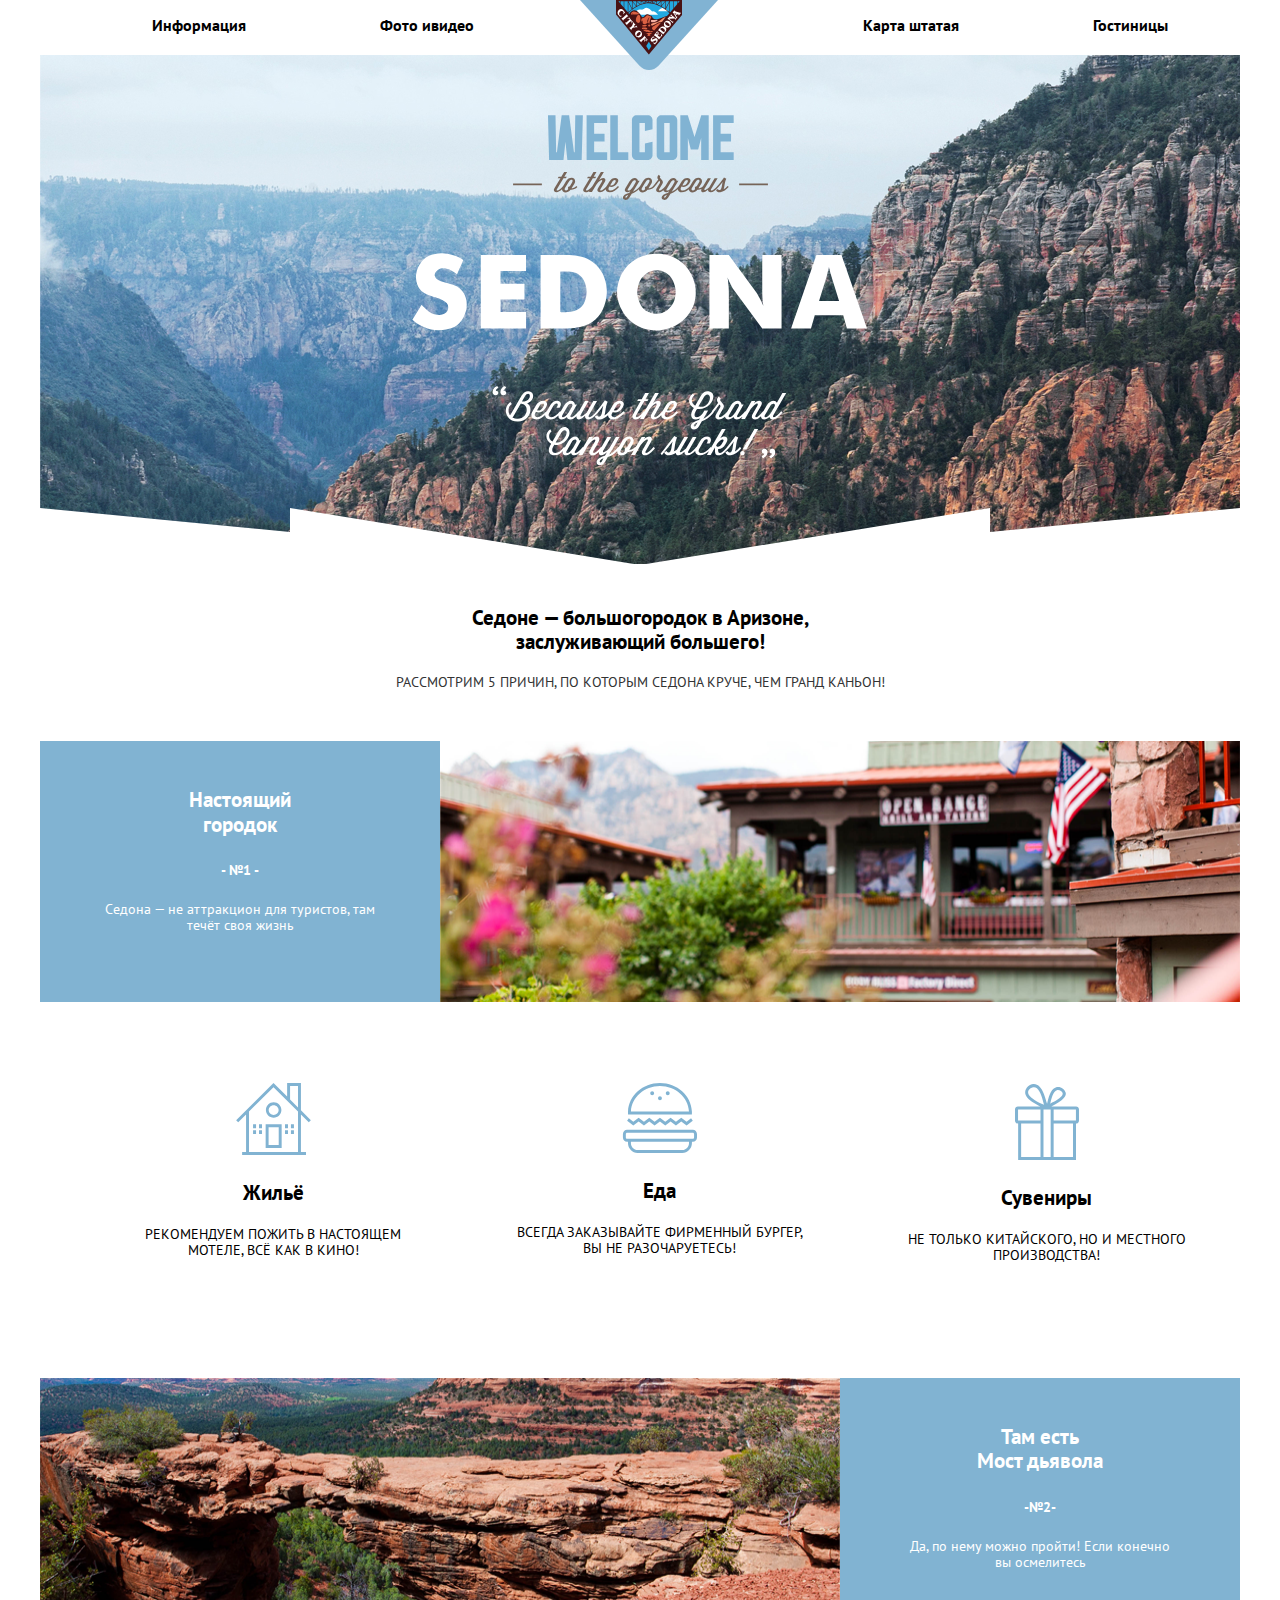
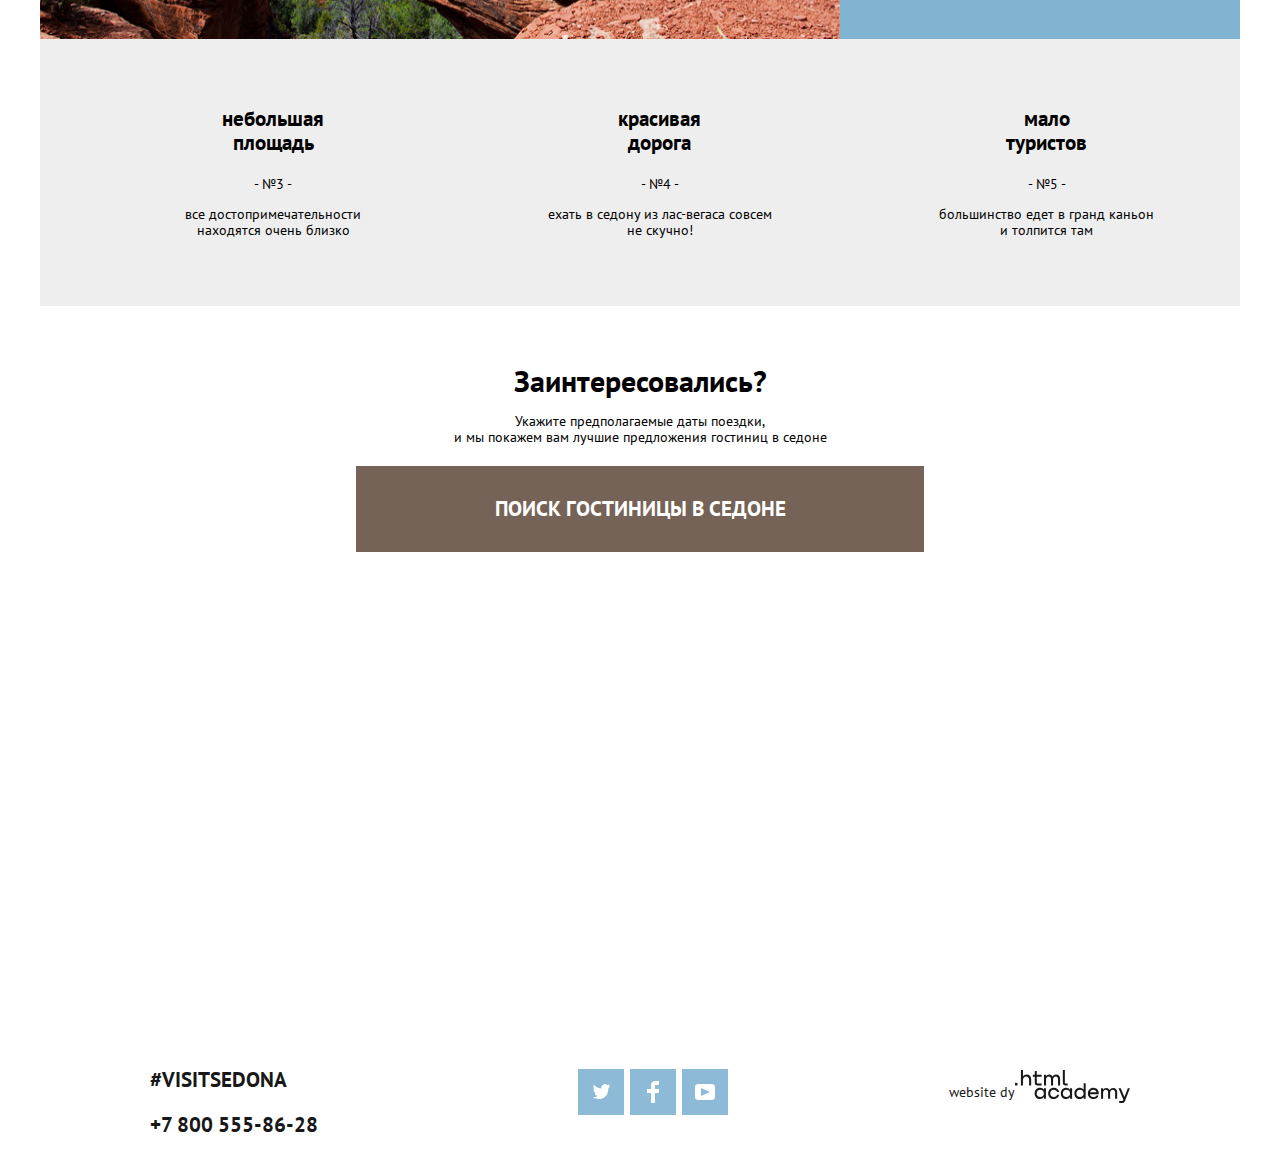
<file: index.html>
<!DOCTYPE html>
<html lang="ru">

<head>
  <meta charset="utf-8">
  <title>HTML Academy: Седона</title>
  <link rel="stylesheet" href="css/style.css">
  <link rel="stylesheet" href="css/Normalize.css">
  <link rel="icon" href="32.ico">
</head>

<body>
  <div class="wrapper">
    <header>
      <div class="conteiner-header">
        <nav class="header__navivigation flex">
          <ul class="header__navivigation-list flex">
            <li class="header__navivigation-list--item"><a href="#" class="navivigation_list__item-link">Информация</a>
            </li>
            <li class="header__navivigation-list--item"><a href="#" class="navivigation_list__item-link">Фото ивидео</a>
            </li>
          </ul>
          <div class="header__logo-block">
            <a href="index.html">
              <svg width="138" height="70" viewBox="0 0 138 70" fill="none" xmlns="http://www.w3.org/2000/svg">
                <path d="M138 0H0L59.51 65.68C64.73 71.441 73.27 71.441 78.49 65.68L138 0Z" fill="#81B3D3" />
                <path d="M36.687 0.457L68.835 38.336L100.855 0.686L36.687 0.457Z" fill="#23A9E1" />
                <path fill-rule="evenodd" clip-rule="evenodd"
                  d="M78.4201 14.719H61.1001C60.8195 14.5918 60.4384 14.4492 60.0121 14.2896C57.8143 13.467 54.4115 12.1934 57.3471 10.252C58.8167 9.31859 59.8718 9.46836 60.869 9.60993C61.9584 9.76457 62.9787 9.90941 64.3951 8.622C66.9746 6.28128 70.6699 9.9095 71.9353 11.1519C72.1961 11.4079 72.3536 11.5626 72.3771 11.543C73.6266 10.5022 75.6307 12.3043 77.1108 13.6352C77.6302 14.1022 78.085 14.5112 78.4201 14.719ZM87.8301 11.241L77.9701 11.295C81.8661 6.795 83.6171 7.277 87.8301 11.241Z"
                  fill="white" />
                <path fill-rule="evenodd" clip-rule="evenodd"
                  d="M36 0.001H69.055L102 0V15.04L69.056 54.245L68.836 54.52L36 14.583V0.001ZM40.011 1.153V3.06L38.407 1.154L40.011 1.153ZM97.622 1.154V3.588L99.702 1.154H97.622ZM48.467 13.081L48.377 12.998L49.1963 13.9714L49.196 13.972L68.834 37.302L49.1963 13.9714C51.8513 9.42894 55.6532 8.74921 59.743 13.664C60.397 14.4815 60.7938 15.2248 61.112 15.8208C61.5626 16.6649 61.8556 17.2137 62.498 17.26C63.6367 17.3414 64.1967 16.5858 64.7536 15.8344C65.1958 15.2376 65.6362 14.6434 66.363 14.473C67.7842 14.139 68.4388 14.4977 69.0817 14.85C69.2856 14.9618 69.4884 15.0729 69.714 15.161C69.9962 15.2714 70.2599 15.3412 70.504 15.4058C71.131 15.5718 71.6286 15.7035 71.977 16.401C72.0931 16.633 72.1901 16.8652 72.2848 17.0919C72.7047 18.0974 73.0797 18.9953 74.879 19.294C77.4273 19.718 79.5817 18.7657 81.8233 17.7747C83.4303 17.0644 85.0821 16.3342 86.956 16.077L89.471 13.132C89.366 13.022 87.004 10.592 83.339 8.182C79.91 5.927 74.611 3.233 68.833 3.205C63.042 3.173 57.817 5.858 54.45 8.117C50.9069 10.4943 48.6345 12.9034 48.4757 13.0718L48.467 13.081ZM97.114 1.153H93.887V7.96L97.114 4.183V1.153ZM89.832 12.61V1.154H93.378V8.558L89.878 12.656C89.8632 12.6402 89.8478 12.6248 89.832 12.61ZM89.324 12.115V2.221L85.767 9.129C87.0081 10.0564 88.1956 11.0533 89.324 12.115ZM85.159 1.863V8.682C84.696 8.348 84.209 8.009 83.694 7.67C83.03 7.232 82.294 6.778 81.5 6.33L85.159 1.863ZM80.847 5.97V1.73L77.727 4.496C78.7921 4.9323 79.8336 5.42431 80.847 5.97ZM81.355 1.154H85.082L81.355 5.704V1.154ZM89.3 1.154H85.667L85.666 8.214L89.3 1.154ZM76.87 1.154H80.73L77.2 4.282C77.1346 4.2568 77.0681 4.23268 77.0017 4.20857C76.9573 4.19248 76.913 4.1764 76.869 4.16V1.154H76.87ZM76.361 3.974V1.571L73.261 3.087C74.3117 3.31806 75.3471 3.6143 76.361 3.974ZM72.158 1.613V2.873C71.4364 2.75191 70.7092 2.6678 69.979 2.621L72.158 1.613ZM67.64 2.616L65.392 1.574V2.869C66.128 2.746 66.878 2.659 67.64 2.616ZM61.272 1.571L64.337 3.069C63.277 3.298 62.254 3.597 61.271 3.944L61.272 1.571ZM61.578 1.154L64.882 2.771L64.883 1.154H61.578ZM68.448 2.429L65.694 1.154H68.448V2.429ZM71.938 1.154H69.057V2.488L71.938 1.154ZM72.816 1.154H76.056L72.816 2.738V1.154ZM56.895 1.155L60.405 4.265L60.764 4.13V1.155H56.895ZM56.787 1.738L59.88 4.479C58.8227 4.91873 57.7902 5.4158 56.787 5.968V1.738ZM56.115 6.346L52.475 1.866V8.756C53.6383 7.87955 54.8539 7.07473 56.115 6.346ZM48.31 2.224L51.896 9.198C50.6354 10.1717 49.4377 11.2241 48.31 12.349V2.224ZM48.332 1.154L51.966 8.224V1.154H48.332ZM56.278 5.739L52.552 1.154H56.278V5.739ZM40.52 3.664L43.747 7.497V1.154H40.52V3.664ZM44.255 1.154H47.8V12.314L44.254 8.102L44.255 1.154Z"
                  fill="#491213" />
                <path d="M66.2271 46.026L68.8371 41.806L71.4351 46.026L68.8371 50.256L66.2271 46.026Z" fill="#23A9E1" />
                <path fill-rule="evenodd" clip-rule="evenodd"
                  d="M52.8799 11.718C51.0969 12.272 49.9989 14.73 52.6229 14.839H52.6239C52.5159 13.171 52.9899 12.465 53.1359 14.491C53.5686 14.471 54.0179 14.4591 54.4746 14.4469C56.1165 14.4034 57.8554 14.3572 59.2699 13.923C58.1299 12.832 54.5749 11.19 52.8799 11.718ZM58.7929 22.985C53.1969 22.939 56.9799 14.337 58.8839 14.857C61.0739 15.553 60.8279 23.051 58.7929 22.985ZM61.3329 20.13C61.2229 22.102 62.2109 21.799 62.7559 20.175V20.174C62.7592 20.5328 62.7198 20.8944 62.6813 21.2468C62.5792 22.1831 62.4841 23.0555 63.2149 23.644C64.5389 24.713 67.0799 23.247 67.9109 22.152C66.3139 21.532 68.2589 17.765 69.4569 17.191C68.2249 19.772 66.8049 23.617 70.0249 23.617C68.3929 23.617 71.3269 16.871 71.3429 16.925C71.1568 16.3081 70.6943 16.2415 70.142 16.162C69.7329 16.1032 69.2745 16.0372 68.8429 15.735C67.2609 14.6278 66.4342 15.5809 65.6311 16.507C65.2808 16.9108 64.935 17.3095 64.5329 17.53C64.0528 17.7928 63.5826 17.9267 63.1565 18.048C62.1705 18.3288 61.4209 18.5422 61.3329 20.13ZM74.2179 30.556C70.7849 28.536 71.6539 27.033 74.4479 25.631C74.8082 25.4501 75.2795 25.1532 75.8059 24.8216C77.416 23.8072 79.5417 22.4681 80.5809 23.132L74.2179 30.556ZM70.6741 33.0045L70.6738 33.0045C68.9672 32.8993 67.1801 32.7893 65.6219 33.128C66.8289 33.43 69.7729 34.293 67.0319 35.022C68.0149 36.429 69.6099 36.339 70.6559 35.104C70.4 34.9781 70.2148 34.8349 70.0311 34.6928L70.0311 34.6928C69.9097 34.5989 69.789 34.5055 69.6489 34.418C70.7339 34.222 71.7489 33.596 71.8839 33.073C71.4881 33.0546 71.0834 33.0297 70.6741 33.0045ZM70.3729 31.499C71.2419 30.659 72.1859 30.703 73.1189 31.499H73.1179C72.6439 32.881 64.0589 32.393 62.9939 29.779C63.5183 29.8582 64.201 29.8662 64.9431 29.8748C67.0016 29.8989 69.5166 29.9282 70.3729 31.499ZM66.3449 29.348C65.8943 29.2083 65.1359 29.1189 64.3669 29.0283C62.4656 28.8041 60.499 28.5722 62.9569 27.554C64.0219 27.113 69.5499 27.617 66.3449 29.348ZM68.2569 26.318C67.7799 25.241 68.6219 23.958 69.9969 24.89C71.1959 25.703 69.4449 26.907 68.2569 26.318ZM65.4209 26.409C63.1559 27.088 60.1479 25.625 63.7909 24.889C66.0519 24.433 68.4569 25.395 65.4209 26.409Z"
                  fill="#DC6243" />
                <path
                  d="M71.7741 25.832C68.8661 22.845 76.1161 23.12 77.2841 22.069C78.1341 22.353 84.2741 16.692 85.7691 17.044C84.6951 18.304 82.3811 22.326 80.7221 22.326C79.4471 22.326 78.1571 22.136 77.1701 23.044C75.7261 24.374 73.3331 25.05 71.7741 25.832Z"
                  fill="#F49774" />
                <path
                  d="M72.727 22.18C71.135 23.036 69.629 19.644 72.378 19.974C74.204 20.194 76.054 19.82 77.798 20.121C76.547 21.608 74.742 22.427 72.727 22.18Z"
                  fill="#F4B1A4" />
                <path fill-rule="evenodd" clip-rule="evenodd"
                  d="M39.265 14.483C39.626 15.702 40.849 16.149 41.996 15.809C42.0322 15.8493 42.0548 15.9116 42.0761 15.9699L42.0761 15.9699C42.086 15.997 42.0955 16.0232 42.106 16.046C42.0063 16.0843 41.8223 16.1636 41.6022 16.2585L41.6022 16.2585L41.6022 16.2585L41.6022 16.2585L41.6022 16.2585C40.9895 16.5225 40.098 16.9066 39.973 16.861C39.756 16.4283 39.4147 16.1086 39.0713 15.7869C38.8321 15.5628 38.5919 15.3378 38.392 15.073C37.826 14.325 37.495 13.422 37.584 12.476C37.726 10.731 39.482 8.807 41.346 9.071C42.266 9.204 43.034 9.858 43.606 10.554C43.7684 10.7433 43.9097 10.9418 44.0491 11.1377C44.3456 11.5544 44.6337 11.9591 45.099 12.238C44.541 12.95 43.983 13.66 43.423 14.371C43.0925 14.2249 43.1929 13.997 43.3028 13.7479C43.3335 13.6781 43.365 13.6067 43.388 13.535C43.551 13.018 43.673 12.43 43.449 11.91C42.939 10.736 41.544 10.696 40.609 11.366C39.663 12.044 38.912 13.292 39.265 14.483ZM47.69 16.404C47.8067 16.3788 47.8954 16.4207 47.9743 16.458C48.0893 16.5123 48.1832 16.5567 48.312 16.368L46.722 14.474C46.481 14.187 46.176 13.879 46.263 14.486C46.321 14.895 42.294 18.163 42.048 18.264C41.9131 18.3197 41.8025 18.2758 41.7018 18.2359C41.5709 18.1841 41.4568 18.1388 41.328 18.327C41.5288 18.5655 41.7293 18.8042 41.9298 19.0429L41.9302 19.0433L41.9317 19.0451L41.9322 19.0457L41.933 19.0467L41.9331 19.0468L41.9333 19.0469L41.9334 19.0471L41.9335 19.0472L41.9336 19.0473L41.9337 19.0475L41.9338 19.0476L41.9342 19.0481L41.9344 19.0483L41.9345 19.0484L41.9346 19.0485L41.9347 19.0487L41.9348 19.0488C42.2068 19.3726 42.4789 19.6965 42.752 20.02C42.8035 20.0812 42.8539 20.1441 42.9044 20.2072C43.0107 20.3401 43.1176 20.4737 43.237 20.593C43.4258 20.7818 43.3899 20.3246 43.3823 20.2273L43.3823 20.2273L43.3823 20.2272C43.381 20.2112 43.3805 20.2049 43.382 20.213C43.3286 19.9168 43.6408 19.6601 43.8603 19.4796L43.8604 19.4796C43.8876 19.4572 43.9134 19.436 43.937 19.416C44.941 18.532 47.442 16.437 47.69 16.404ZM51.113 20.935C51.446 21.336 51.691 21.769 51.636 22.309C51.623 22.4367 51.5484 22.5942 51.4728 22.7539C51.3264 23.063 51.1761 23.3804 51.461 23.507L52.916 21.667C52.526 21.569 49.434 17.871 49.384 17.466L47.333 18.592C47.4029 18.8751 47.7463 18.7859 48.0761 18.7002C48.2461 18.656 48.4125 18.6128 48.536 18.622C49.074 18.66 49.462 18.985 49.804 19.369C49.6984 19.4576 49.5786 19.5584 49.4479 19.6684L49.4436 19.672L49.443 19.6724L49.443 19.6725L49.4429 19.6725C48.1852 20.7305 45.9265 22.6306 45.666 22.674C45.618 22.6816 45.5254 22.6421 45.4224 22.5982C45.2117 22.5083 44.9573 22.3999 44.952 22.637C44.949 22.7623 45.2508 23.0609 45.4522 23.2601L45.4522 23.2601L45.4523 23.2602C45.5241 23.3312 45.5831 23.3896 45.611 23.423L47.058 25.145C47.2778 25.0447 47.2349 24.9115 47.1851 24.757C47.1441 24.6297 47.0984 24.4879 47.191 24.338C47.3101 24.145 49.2457 22.512 50.4089 21.5306L50.409 21.5305L50.409 21.5305L50.4096 21.53C50.711 21.2757 50.9605 21.0653 51.113 20.935ZM64.9615 36.5156L64.9615 36.5156L64.9613 36.5154C64.7667 36.2637 64.6168 36.0697 64.539 35.977L64.326 35.724C64.319 35.714 64.141 35.869 64.166 35.848C64.1125 35.8928 64.1296 35.9795 64.1491 36.0783C64.1705 36.1867 64.1947 36.3097 64.132 36.408C63.617 37.214 60.394 39.644 60.227 39.76C60.0532 39.8807 59.871 39.8608 59.7053 39.8428C59.5277 39.8235 59.3691 39.8062 59.26 39.966C59.399 40.131 59.6153 40.4017 59.8547 40.7012L59.8547 40.7012C60.419 41.4073 61.1111 42.2734 61.22 42.291C61.4369 42.3259 61.3979 42.0542 61.368 41.8463C61.3551 41.7561 61.3439 41.678 61.356 41.642C61.4311 41.4165 62.875 40.2125 63.5418 39.6566L63.66 39.558C63.8457 39.4021 64.0394 39.7121 64.173 39.9261L64.1731 39.9261C64.1963 39.9633 64.2177 39.9976 64.237 40.026C64.449 40.341 64.544 40.676 64.43 41.045C64.4077 41.1163 64.3576 41.198 64.3061 41.2819C64.1844 41.4802 64.055 41.691 64.268 41.807C64.4388 41.6072 64.7414 41.2542 65.0454 40.8996L65.052 40.8919L65.0552 40.8882L65.0599 40.8827C65.4663 40.4087 65.8713 39.9361 65.964 39.827C66.0849 39.6869 65.828 39.7409 65.71 39.7657L65.7099 39.7657L65.7099 39.7657C65.6678 39.7745 65.6434 39.7797 65.66 39.771C65.42 39.895 65.194 39.924 64.97 39.753C64.907 39.706 64.263 39.051 64.327 38.996C64.3925 38.941 64.4614 38.8775 64.5333 38.8114C64.7685 38.595 65.0344 38.3502 65.311 38.282C65.871 38.144 66.338 39.266 66.421 39.664C66.499 40.039 66.488 40.434 66.371 40.8C66.3509 40.8631 66.3209 40.9229 66.2925 40.9797C66.208 41.1489 66.1373 41.2902 66.383 41.404L67.766 39.508C67.6756 39.5126 67.586 39.4907 67.508 39.445C66.9243 39.0551 65.6573 37.416 64.9615 36.5156ZM56.304 31.317C56.8591 30.8446 57.5532 30.5662 58.281 30.524C59.439 30.458 60.613 30.988 61.371 31.998C62.483 33.482 62.301 35.559 60.871 36.764C59.186 37.965 57.104 37.772 55.812 36.07C54.688 34.592 54.874 32.52 56.304 31.317ZM59.471 31.91C60.42 31.802 60.974 32.709 60.57 33.678C60.15 34.658 59.14 35.667 58.146 36.058C56.966 36.523 56.135 35.521 56.615 34.401C57.037 33.417 58.045 32.418 59.041 32.021C59.191 31.962 59.335 31.926 59.471 31.911V31.91ZM56.9743 27.3709C56.8815 27.3321 56.7855 27.292 56.688 27.28V27.279C55.9922 27.1958 55.2092 27.3412 54.4704 27.4784H54.4704L54.4704 27.4784C54.1876 27.5309 53.9114 27.5822 53.649 27.619C53.002 27.71 51.477 29.195 51.379 29.475C51.3685 29.5138 51.3896 29.6015 51.414 29.7024C51.4687 29.929 51.5395 30.2225 51.305 30.181C51.2258 30.1662 51.0359 29.9081 50.9093 29.7361L50.9093 29.736L50.9092 29.7359C50.8648 29.6756 50.8282 29.6259 50.807 29.601L49.19 27.681C49.3332 27.4781 49.4541 27.5471 49.5937 27.6268C49.7045 27.69 49.8271 27.76 49.982 27.706C50.2482 27.6126 51.1602 26.8353 51.5917 26.4675L51.5922 26.4671L51.5943 26.4652C51.6512 26.4168 51.6996 26.3755 51.737 26.344C52.2908 25.8782 52.7776 24.171 52.9369 23.6127C52.9622 23.5238 52.9793 23.464 52.987 23.443C53.048 23.273 53.069 22.298 53.045 22.318C53.2555 22.1443 53.4 22.3575 53.5463 22.5735C53.5904 22.6386 53.6347 22.7039 53.681 22.759L55.461 24.871C55.3288 25.0609 55.2067 25.0053 55.072 24.944C54.9427 24.8852 54.8018 24.821 54.629 24.963C54.4704 25.0939 54.0891 26.1921 53.9161 26.6903L53.877 26.803C53.9152 26.7962 53.9636 26.788 54.0199 26.7784L54.0199 26.7784C54.5524 26.6876 55.7961 26.4755 55.939 26.225C56.0064 26.1066 55.967 26.0054 55.9316 25.9146C55.8852 25.7952 55.8457 25.6938 56.065 25.595L57.512 27.307C57.3596 27.5318 57.1745 27.4545 56.9743 27.3709ZM80.927 34.049C81.051 34.47 81.121 34.914 81.067 35.354C80.997 35.92 80.431 37.252 79.656 36.873C79.1216 36.6107 78.6341 36.1625 78.1676 35.7336C77.9706 35.5525 77.7774 35.3748 77.586 35.216C78.1059 34.608 78.5639 34.081 79.4389 34.376C79.679 34.456 79.885 34.352 79.6329 34.206C79.583 34.1769 79.4791 34.1129 79.3428 34.0289C78.7617 33.6707 77.5929 32.9503 77.516 33.037C77.4364 33.1288 77.5 33.2537 77.5743 33.3995C77.6635 33.5745 77.768 33.7796 77.659 33.994C77.5442 34.2189 77.3692 34.4198 77.1989 34.6153C77.1497 34.6718 77.1008 34.7279 77.054 34.784C76.9857 34.7264 76.9107 34.6683 76.8343 34.609L76.8341 34.6089L76.8339 34.6087C76.3871 34.2624 75.8884 33.8757 76.3689 33.32C76.721 32.892 77.18 32.56 77.7299 32.45C77.8594 32.4236 78.0457 32.447 78.2374 32.471C78.5907 32.5153 78.9626 32.562 79.032 32.304C78.609 32.1 78.186 31.8971 77.763 31.6942C77.481 31.5589 77.199 31.4236 76.917 31.288C77.0093 31.7056 75.5516 33.3469 74.711 34.2935C74.5049 34.5255 74.3359 34.7157 74.236 34.836C74.2166 34.859 74.1781 34.8971 74.1317 34.943C74.001 35.0721 73.8079 35.263 73.805 35.353C73.7995 35.6048 74.1344 35.4514 74.2155 35.4142L74.2156 35.4142C74.224 35.4104 74.2297 35.4078 74.232 35.407C74.547 35.291 78.656 38.724 78.7579 38.959C78.7887 39.045 78.7582 39.1331 78.7306 39.2128C78.6998 39.3017 78.6726 39.3802 78.738 39.434C78.7376 39.4337 78.7378 39.4338 78.7384 39.4344L78.7409 39.4366C78.7623 39.4563 78.8877 39.5719 78.903 39.554C78.9454 39.5031 79.056 39.3602 79.2135 39.1569L79.2135 39.1569L79.2135 39.1568C79.9956 38.1472 81.9316 35.6478 82.392 35.518C81.875 34.7304 81.3626 33.9397 80.8549 33.146C80.5683 33.2718 80.7035 33.5544 80.8253 33.8089C80.8662 33.8945 80.9056 33.9768 80.927 34.049ZM73.2112 39.2409C73.9324 38.7948 75.773 37.6562 76.927 38.401C78.059 39.343 77.812 40.881 77.059 41.981C76.698 42.506 76.242 42.945 75.765 43.364L75.7337 43.3902C75.3835 43.6836 75.125 43.9001 75.059 44.379L72.799 42.732C72.9116 42.4365 73.1371 42.5631 73.3596 42.688C73.4414 42.7339 73.5227 42.7796 73.598 42.804C73.989 42.933 74.414 42.969 74.814 42.863C75.498 42.681 76.191 42.04 76.374 41.344C76.602 40.479 75.753 40.217 75.107 40.52C74.7959 40.6659 74.4992 40.8614 74.2065 41.0541C74.0899 41.131 73.9739 41.2073 73.858 41.28C73.205 41.687 72.437 41.995 71.7 41.611C71.052 41.275 70.611 40.621 70.611 39.885C70.611 39.088 71.064 38.39 71.598 37.835C71.7221 37.7064 71.8722 37.5799 72.0267 37.4497C72.4296 37.1102 72.8628 36.7451 72.946 36.25C73.501 36.626 74.056 37.001 74.613 37.376C74.705 37.4389 74.6888 37.46 74.6383 37.5256L74.6382 37.5257C74.6229 37.5456 74.6045 37.5695 74.585 37.6C74.5377 37.6738 74.2147 37.6375 73.9505 37.6079L73.9505 37.6079C73.8174 37.5929 73.6993 37.5796 73.639 37.583C73.043 37.619 72.443 37.88 72.139 38.42C71.789 39.042 72.276 39.714 72.951 39.395C73.0003 39.3714 73.0899 39.316 73.2112 39.2409ZM94.544 10.336C94.5089 10.352 94.4785 10.3768 94.456 10.408L93.666 11.358L92.852 12.34C92.8239 12.3741 92.7955 12.405 92.7691 12.4337L92.7691 12.4338C92.6376 12.577 92.5571 12.6646 92.827 12.807C93.37 12.535 96.345 17.575 96.079 18.299C95.609 18.543 91.589 15.016 91.481 14.783C91.4716 14.7561 91.4819 14.6911 91.4942 14.613C91.5254 14.4159 91.5699 14.1349 91.345 14.17C91.2346 14.187 91.0221 14.4988 90.8812 14.7056L90.8811 14.7057L90.8811 14.7057L90.8809 14.706C90.8317 14.7782 90.7913 14.8375 90.767 14.867L90.19 15.562C90.3208 15.7528 90.4164 15.7077 90.5353 15.6515C90.6126 15.615 90.6998 15.5738 90.813 15.59C91.0411 15.6358 91.8568 16.3229 92.1904 16.6039L92.1904 16.6039L92.1905 16.604L92.1905 16.604L92.269 16.67C92.1124 16.6757 91.8668 16.6871 91.6028 16.6994C91.0742 16.724 90.472 16.752 90.364 16.744C90.0281 16.7858 89.9869 16.6382 89.9404 16.4717C89.9058 16.3477 89.8683 16.2133 89.704 16.139L88.226 17.934L87.366 18.977C87.3618 18.982 87.3582 18.986 87.3552 18.9895C87.3476 18.9982 87.3437 19.0025 87.3442 19.0063C87.3447 19.0101 87.3494 19.0134 87.3587 19.0198C87.3674 19.0258 87.38 19.0346 87.397 19.049C87.427 19.0737 87.45 19.0937 87.4681 19.1094C87.5078 19.1439 87.5242 19.1581 87.5405 19.1581C87.552 19.158 87.5635 19.151 87.5831 19.1389C87.6138 19.1199 87.6646 19.0886 87.767 19.053C88.095 18.938 92.023 22.253 92.165 22.422C92.2767 22.5552 92.2657 22.6986 92.2556 22.8303C92.2436 22.9874 92.2328 23.128 92.433 23.215L93.601 21.797C93.6135 21.7817 93.6249 21.7699 93.6342 21.7602C93.6686 21.7244 93.6753 21.7174 93.614 21.667C93.461 21.5411 93.3828 21.5963 93.2859 21.6646C93.2074 21.72 93.1167 21.784 92.964 21.767C92.6646 21.7177 90.7464 20.1176 89.6044 19.165L89.6032 19.164L89.599 19.1604L89.5975 19.1592L89.5914 19.1541C89.4186 19.01 89.264 18.881 89.136 18.775L94.458 18.578C94.653 18.571 95.198 19.159 95.153 19.368C95.137 19.4427 95.1027 19.5055 95.0722 19.5611C95.0032 19.6871 94.9545 19.7761 95.187 19.883C95.3103 19.7346 95.4365 19.5866 95.5629 19.4383L95.563 19.4382L95.5631 19.4382L95.5631 19.4381L95.5632 19.438L95.5633 19.4379C95.7554 19.2125 95.948 18.9865 96.132 18.758L96.28 18.574C96.3376 18.5279 96.3838 18.469 96.415 18.402L96.525 18.265C96.5515 18.2347 96.5837 18.1982 96.6203 18.1568L96.6227 18.1541L96.6228 18.1539C96.9666 17.7646 97.6834 16.9528 97.587 16.869C97.447 16.7477 97.3406 16.8053 97.2264 16.8671C97.0959 16.9377 96.9553 17.0138 96.743 16.834C96.5375 16.6867 96.0501 15.8484 95.8566 15.5155L95.808 15.432C95.6545 15.1715 96.0885 14.9117 96.3479 14.7565C96.3793 14.7378 96.4081 14.7205 96.433 14.705C96.937 14.392 98.54 13.938 98.693 14.932C98.7037 15.004 98.6723 15.0803 98.6428 15.1518C98.604 15.2461 98.5686 15.3321 98.638 15.389C98.6433 15.3935 98.6513 15.402 98.6612 15.4123C98.7035 15.4564 98.7791 15.5353 98.814 15.494L100.956 12.918C100.936 12.9011 100.915 12.8799 100.893 12.8581C100.847 12.8115 100.797 12.7617 100.746 12.742C100.272 13.215 95.28 11.222 94.916 10.947C94.8397 10.9167 94.7929 10.7721 94.7472 10.6306C94.6935 10.4644 94.6412 10.3025 94.544 10.336ZM96.606 13.849C95.845 13.527 95.083 13.207 94.319 12.889L95.335 14.637C95.5236 14.4503 95.7318 14.2843 95.956 14.142H95.958C96.159 14.015 96.376 13.913 96.606 13.849ZM87.731 20.642C86.624 20.566 85.501 21.052 84.708 21.959C83.473 23.459 83.596 25.637 85.101 26.904C86.619 28.154 88.781 27.836 90.017 26.354C91.249 24.858 91.164 22.674 89.632 21.42C89.0974 20.9654 88.4319 20.6928 87.732 20.642H87.731ZM88.024 22.904C87.592 22.615 86.904 22.239 86.282 22.201C85.909 22.178 85.559 22.278 85.302 22.592C84.487 23.588 85.764 24.718 86.509 25.256C87.253 25.793 88.633 26.57 89.433 25.73C89.4394 25.7245 89.4454 25.7185 89.451 25.712C89.584 25.545 89.549 25.584 89.501 25.642C90.238 24.591 88.804 23.425 88.024 22.904ZM83.155 26.481C81.941 26.414 80.752 26.977 79.856 28.057C79.3323 28.6859 78.8099 29.3161 78.2878 29.9461L77.934 30.373C78.0574 30.5528 78.1923 30.515 78.3427 30.4729C78.4701 30.4372 78.6087 30.3984 78.761 30.486C79.044 30.649 82.814 33.798 82.876 33.971C82.9224 34.1012 82.8965 34.1856 82.8744 34.2573C82.8462 34.3491 82.8245 34.4199 82.97 34.539C83.081 34.632 85.914 31.134 86.173 30.519C86.621 29.38 86.264 28.132 85.353 27.344C85.426 27.404 85.53 27.489 85.311 27.307C84.621 26.789 83.884 26.52 83.155 26.48V26.481ZM82.368 28.098C82.2859 28.077 82.197 28.064 82.102 28.061V28.06C81.441 28.035 80.52 28.418 80.045 28.939C79.886 29.114 83.867 32.338 84.065 32.148C84.2476 31.9726 84.3214 31.9091 84.362 31.8742C84.411 31.8321 84.4117 31.8315 84.497 31.726C85.7519 30.213 83.79 28.461 82.368 28.098Z"
                  fill="white" />
              </svg>
            </a>
          </div>
          <ul class="header__navivigation-list flex">
            <li class="header__navivigation-list--item"><a href="#" class="navivigation_list__item-link">Карта
                штатая</a></li>
            <li class="header__navivigation-list--item"><a href="cotalog.html"
                class="navivigation_list__item-link">Гостиницы</a></li>
          </ul>
        </nav>
      </div>
    </header>
    <main>
      <section class="main__backround_section">
        <div class="main__img__background">
          <div class="weclome-main center-logowelcome flex">
            <img src="img/welcome.svg" width="187" alt="welcome">
          </div>
          <div class="tothe-main center-logowelcome flex">
            <img src="img/tothe.svg" width="255" alt="welcome">
          </div>
          <div class="sedona-main center-logowelcome flex">
            <img src="img/text_logo-dedona.svg" width="
            456" alt="welcome">
          </div>
          <div class="conteiner-triangles">
            <div class="triangles">
            </div>
          </div>
        </div>
      </section>
      <section class="description">
        <div class="description-title-block flex">
          <h3 class="description-title ">Седоне — большогородок в Аризоне, <br>
            заслуживающий большего!
          </h3>
        </div>
        <p class="description-descr">Рассмотрим 5 причин, по которым Седона круче, чем гранд каньон!
        </p>
        <div class="description-img-block">
          <div class="block-1">
            <h3 class="block-1-title">Настоящий <br> городок</h3>
            <p class="block-1-number">- №1 -</p>
            <p class="block-1-descr">Седона — не аттракцион для туристов, там <br>
              течёт своя жизнь</p>
          </div>
          <div class="block-2">
            <img src="img/hotel.png" width="800" height="256" alt="house">
          </div>
        </div>
      </section>
      <section class="enumeration-section">
        <nav class="enumeration-nav">
          <ul class="enumeration-list">
            <li class="enumeration-items">
              <img src="img/icon/house.svg" alt="house">
              <p class="enumeration-items-name">Жильё</p>
              <p class="enumeration-items-descr">Рекомендуем пожить в настоящем <br> мотеле, всё как в кино!</p>
            </li>
            <li class="enumeration-items">
              <img src="img/icon/food.svg" alt="food">
              <p class="enumeration-items-name">Еда</p>
              <p class="enumeration-items-descr">Всегда заказывайте фирменный бургер,<br> вы не разочаруетесь!</p>
            </li>
            <li class="enumeration-items">
              <img src="img/icon/present.svg" alt="present">
              <p class="enumeration-items-name">Сувениры</p>
              <p class="enumeration-items-descr">Не только китайского, но и местного <br>
                производства!</p>
            </li>
          </ul>
        </nav>
      </section>
      <section class="enumeration-section-two">
        <div class="description-img-block-two">
          <div class="block-2-two">
          <img src="img/canyon.png" width="800" height="256" alt="canyon">
        </div>
        <div class="block-1-two">
          <h3 class="block-1-title">Там есть <br> Мост дьявола</h3>
          <p class="block-1-number">-№2-</p>
          <p class="block-1-descr">Да, по нему можно пройти! Если конечно <br>
            вы осмелитесь</p>
        </div>
        </div>
      </section>
      <section class="pros-section">
        <nav class="pros-nav">
          <ul class="pros-list">
            <li class="pros-items">
              <h3 class="pros-title">небольшая <br>
                площадь</h3>
              <p class="pros-numders">- №3 -</p>
              <p class="pros-desr">все достопримечательности <br>
                находятся очень близко</p>
            </li>
            <li class="pros-items">
              <h3 class="pros-title">красивая <br>
                дорога</h3>
              <p class="pros-numders">- №4 -</p>
              <p  class="pros-desr">ехать в седону из лас-вегаса совсем <br>
                не скучно!</p>
            </li>
            <li class="pros-items">
              <h3 class="pros-title">мало <br>
                туристов</h3>
              <p class="pros-numders">- №5 -</p>
              <p class="pros-desr">большинство едет в гранд каньон <br>
                и толпится там</p>
            </li class="pros-title">
          </ul>
        </nav>
      </section>
      <section class="map-section">
        <h2 class="map-section-title">Заинтересовались?</h2>
        <p class="map-section-descr">Укажите предполагаемые даты поездки, <br> и мы покажем вам лучшие предложения гостиниц в седоне</p>
        <button class="map-section-btn">ПОИСК ГОСТИНИЦЫ В седоне</button>
        <div class="pop-it">

        </div>
        <section class="map">
          <div id="map"></div>
          </section>
      </section>
    </main>
    <footer>
      <div class="conteiner-footer flex">
        <section class="section-footer-one">
          <p class="section-footer-one-text">#visitSEDONA</p>
          <a class="section-footer-one-text tel" href="tel:+78005558628">+7 800 555-86-28</a>
        </section>
        <section class="icon-footer-section">
          <nav class="icon-footer">
            <ul class="icon-footer-list flex">
              <li class="icon-footer-item"><a class="icon-footer-item-ikon" href="#">
                <svg width="17" height="17" viewBox="0 0 17 17" xmlns="http://www.w3.org/2000/svg">
                  <path d="M10.95 1.14409C12.635 0.648089 13.934 1.41409 14.527 2.32309C15.2 2.09209 15.858 1.84209 16.538 1.61509C16.5249 2.30145 16.2117 2.94761 15.681 3.38309C16.366 3.55309 16.985 2.89209 16.985 2.89209C16.816 3.89209 15.979 4.68009 15.422 4.91609C15.191 11.6661 12.247 16.1331 5.34501 15.9981H4.89901C4.48901 15.9981 0.735007 15.5381 0.00100708 14.1111C2.27201 14.3071 3.89401 13.6891 4.69401 12.9341C3.73401 12.6341 2.01501 12.4571 1.71501 9.98409C2.06401 10.0901 2.27901 10.2121 2.90501 10.1031C1.70501 9.24709 0.374007 8.53009 0.448007 6.33009C0.733007 6.65809 1.51501 6.86609 1.78801 6.80209C1.08501 6.56109 -0.181993 3.44209 0.894007 1.85009C2.71201 3.70409 4.62901 5.45609 8.04601 5.62309C8.25401 3.33009 9.18301 1.79309 10.95 1.14409Z"/>
                  </svg>
              </a></li>
              <li class="icon-footer-item"><a class="icon-footer-item-ikon" href="#">
                <svg width="12" height="22" viewBox="0 0 12 22" xmlns="http://www.w3.org/2000/svg">
                  <path d="M12 4V0H8C5.79086 0 4 1.79086 4 4V8H0V12H4V22H8V12H12V8H8V4H12Z"/>
                  </svg>
              </a></li>
              <li class="icon-footer-item"><a class="icon-footer-item-ikon" href="#">
                <svg width="20" height="16" viewBox="0 0 20 16" xmlns="http://www.w3.org/2000/svg">
                  <path fill-rule="evenodd" clip-rule="evenodd" d="M3 0H17C18.65 0 20 1.35 20 3V13C20 14.65 18.65 16 17 16H3C1.35 16 0 14.65 0 13V3C0 1.35 1.35 0 3 0ZM6.027 4.002V11.998L15.014 8L6.027 4.002Z"/>
                  </svg>
              </a></li>
            </ul>
          </nav>
        </section>
        <section class="website flex">
          <p class="website-text">website dy</p>
          <a target="_blank" href="https://htmlacademy.ru/profile/id1553247"><svg width="115" height="34"
              viewBox="0 0 115 34" xmlns="http://www.w3.org/2000/svg">
              <g clip-path="url(#clip0)">
                <path d="M0 12.8806V15.4567H2.45789V12.8806H0Z"  />
                <path
                  d="M11.6466 4.52965C10.0863 4.52965 8.82534 5.23807 8.03454 6.26851H7.94905V0H5.91864V15.4566H7.94905V10.1541C7.94905 8.02886 9.27418 6.50466 11.2191 6.50466C13.0572 6.50466 14.1258 7.87858 14.1258 9.72478V15.4566H16.1563V9.35984C16.1563 6.41878 14.3396 4.52965 11.6466 4.52965Z"
                   />
                <path
                  d="M26.6171 4.8303H21.8082V1.07349H19.7778V4.8303H17.8542V6.80531H19.7778V12.7947C19.7778 14.5121 20.7396 15.4567 22.4708 15.4567H26.6171V13.4602H22.8769C22.193 13.4602 21.8082 13.0738 21.8082 12.4083V6.80531H26.6171V4.8303Z"
                   />
                <path
                  d="M41.1215 4.55103C39.497 4.55103 38.2576 5.34532 37.5736 6.61191H37.5095C36.8897 5.3668 35.7356 4.55103 34.154 4.55103C32.7434 4.55103 31.6746 5.30238 31.0336 6.35431H30.948V4.83011H29.0031V15.4565H31.0336V10.0038C31.0336 8.00729 32.0806 6.54752 33.6624 6.50458C35.1584 6.46164 36.0347 7.53502 36.0347 9.14507V15.4565H38.0652V9.83203C38.0652 7.44915 39.4758 6.50458 40.6941 6.50458C42.1688 6.50458 43.0452 7.53502 43.0452 9.14507V15.4565H45.0754V8.9304C45.0754 6.35431 43.6221 4.55103 41.1215 4.55103Z"
                   />
                <path
                  d="M47.8271 12.7088C47.8271 14.4476 48.8103 15.4566 50.6269 15.4566H52.6359V13.4816H50.9261C50.2422 13.4816 49.8574 13.0952 49.8574 12.4297V0H47.8271V12.7088Z"
                   />
                <path
                  d="M28.9048 19.7063H28.8192C28.027 18.6392 26.7425 17.8923 25.0295 17.8709C21.882 17.8282 19.6338 20.1544 19.6338 23.441C19.6338 26.749 21.9248 29.0752 25.008 29.0326C26.7637 29.0111 28.027 28.2215 28.8192 27.0903H28.9048V28.7336H30.9177V18.1697H28.9048V19.7063ZM25.3077 27.0691C23.081 27.0691 21.6679 25.4471 21.6679 23.441C21.6679 21.435 23.081 19.813 25.3077 19.813C27.4703 19.813 28.8836 21.435 28.8836 23.441C28.8836 25.4259 27.4703 27.0691 25.3077 27.0691Z"
                   />
                <path
                  d="M44.2095 22.0111C43.717 19.6208 41.5973 17.8708 38.8139 17.8708C35.4524 17.8708 33.2042 20.3251 33.2042 23.4409C33.2042 26.5567 35.4524 29.0325 38.8139 29.0325C41.5973 29.0325 43.717 27.2397 44.2095 24.8281H42.0898C41.6617 26.1727 40.3984 27.0903 38.8354 27.0903C36.6513 27.0903 35.2381 25.447 35.2381 23.4409C35.2381 21.4349 36.6513 19.8129 38.8354 19.8129C40.4625 19.8129 41.6617 20.7733 42.0898 22.0111H44.2095Z"
                   />
                <path
                  d="M55.0836 19.7063H54.998C54.2058 18.6392 52.921 17.8923 51.2081 17.8709C48.0607 17.8282 45.8125 20.1544 45.8125 23.441C45.8125 26.749 48.1036 29.0752 51.1866 29.0326C52.9425 29.0111 54.2058 28.2215 54.998 27.0903H55.0836V28.7336H57.0962V18.1697H55.0836V19.7063ZM51.4866 27.0691C49.2596 27.0691 47.8466 25.4471 47.8466 23.441C47.8466 21.435 49.2596 19.813 51.4866 19.813C53.6491 19.813 55.0622 21.435 55.0622 23.441C55.0622 25.4259 53.6491 27.0691 51.4866 27.0691Z"
                   />
                <path
                  d="M68.6538 19.813H68.5682C67.776 18.6819 66.4483 17.8923 64.7568 17.871C61.6738 17.8283 59.3827 20.1545 59.3827 23.4624C59.3827 26.749 61.6309 29.0753 64.7783 29.0326C66.4483 29.0111 67.776 28.2642 68.5468 27.1972H68.6538V28.7336H70.6665V13.3679H68.6538V19.813ZM65.0568 27.0904C62.8298 27.0904 61.4168 25.4685 61.4168 23.4624C61.4168 21.4563 62.8298 19.8343 65.0568 19.8343C67.2193 19.8343 68.6324 21.4776 68.6324 23.4624C68.6324 25.4685 67.2193 27.0904 65.0568 27.0904Z"
                   />
                <path
                  d="M78.3297 17.8708C75.0752 17.8708 72.8483 20.3678 72.8483 23.4623C72.8483 26.4714 74.9467 29.0325 78.3724 29.0325C80.8561 29.0325 82.8475 27.6879 83.5541 25.447H81.4342C80.9634 26.4502 79.8286 27.0903 78.4582 27.0903C76.5312 27.0903 75.1608 25.8098 75.0108 24.1666H83.7682C84.0464 20.6452 81.8412 17.8708 78.3297 17.8708ZM78.2868 19.8129C79.9783 19.8129 81.2416 20.8586 81.5627 22.3739H75.0538C75.3534 20.88 76.6168 19.8129 78.2868 19.8129Z"
                   />
                <path
                  d="M98.1985 17.8921C96.5713 17.8921 95.3295 18.6817 94.6443 19.9409H94.5799C93.9591 18.703 92.8029 17.8921 91.2184 17.8921C89.8054 17.8921 88.7347 18.639 88.0924 19.6848H88.0068V18.1695H86.0583V28.7334H88.0924V23.3128C88.0924 21.328 89.1417 19.8768 90.7261 19.8341C92.2247 19.7915 93.1028 20.8585 93.1028 22.4591V28.7334H95.1368V23.1421C95.1368 20.7732 96.5499 19.8341 97.7703 19.8341C99.2477 19.8341 100.125 20.8585 100.125 22.4591V28.7334H102.16V22.2457C102.16 19.6848 100.704 17.8921 98.1985 17.8921Z"
                   />
                <path
                  d="M109.441 27.0477L105.801 18.1697H103.553L108.392 29.7368L108.371 29.7794C108.028 30.6544 107.643 30.9745 106.701 30.9745H104.196V33.0019H106.701C108.542 33.0019 109.527 32.1696 110.212 30.3769L114.88 18.1697H112.803L109.441 27.0477Z"
                   />
              </g>
              <defs>
                <clipPath id="clip0">
                  <rect width="115" height="33.0294" fill="white" />
                </clipPath>
              </defs>
            </svg>
          </a>
        </section>
      </div>
    </footer>
  </div>
  <script src="https://api-maps.yandex.ru/2.1/?lang=ru_RU" type="text/javascript"></script>
  <script src="js/script.js"></script>
</body>
</html>
</file>
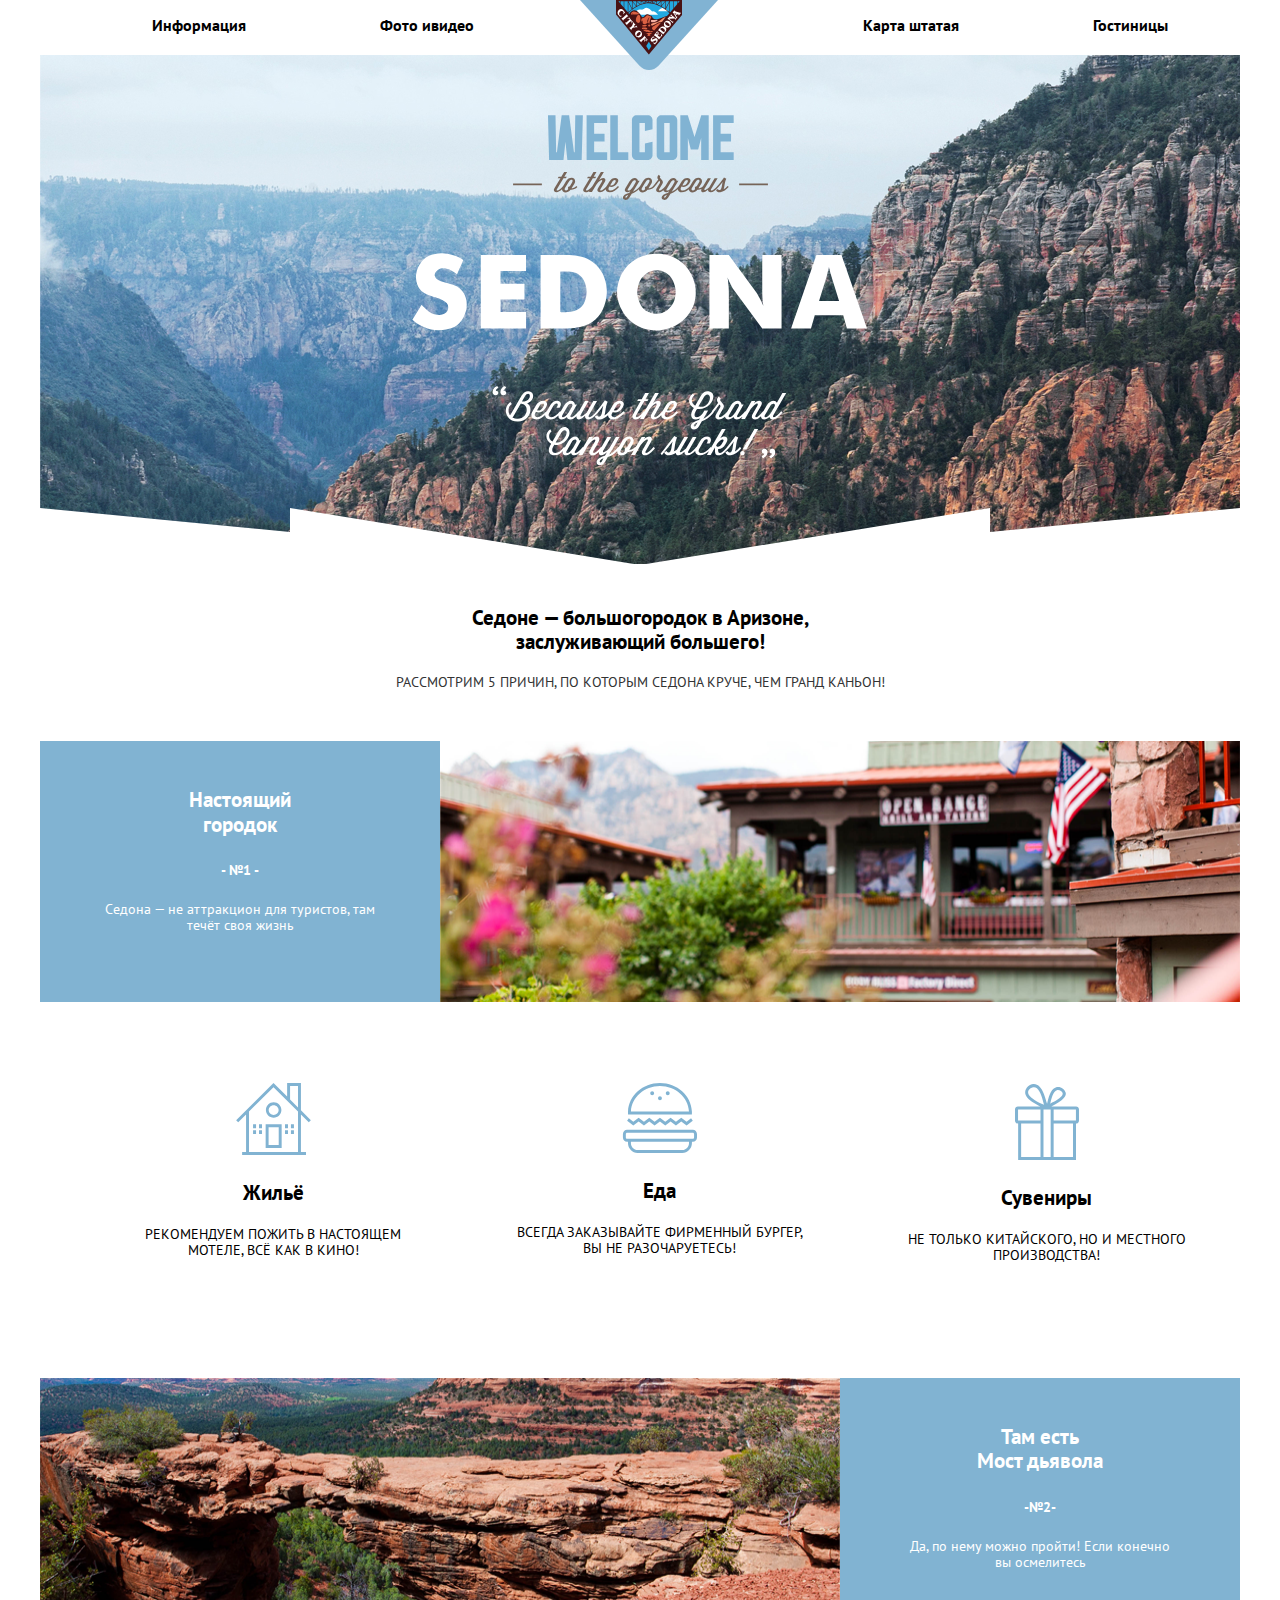
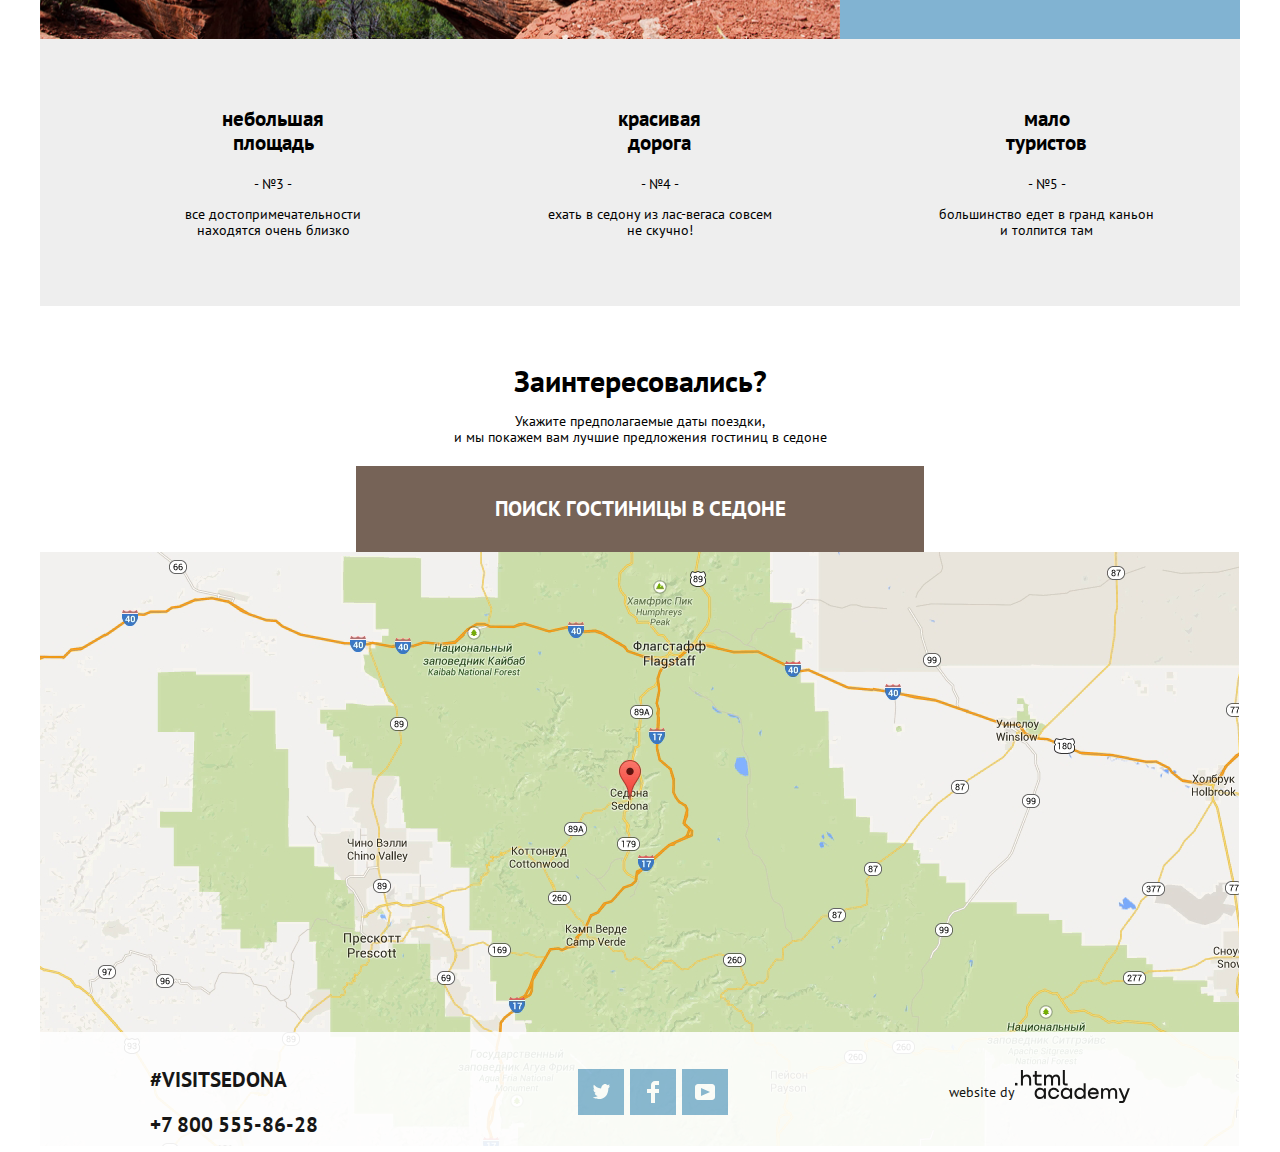
<file: 1553247-sedona-31/index.html>
<!DOCTYPE html>
<html lang="ru">

<head>
  <meta charset="utf-8">
  <title>HTML Academy: Седона</title>
  <link rel="stylesheet" href="css/style.css">
  <link rel="stylesheet" href="css/Normalize.css">
  <link rel="icon" href="32.ico">
</head>

<body>
  <div class="wrapper">
    <header>
      <div class="conteiner-header">
        <nav class="header__navivigation flex">
          <ul class="header__navivigation-list flex">
            <li class="header__navivigation-list--item"><a href="#" class="navivigation_list__item-link">Информация</a>
            </li>
            <li class="header__navivigation-list--item"><a href="#" class="navivigation_list__item-link">Фото ивидео</a>
            </li>
          </ul>
          <div class="header__logo-block">
            <a href="index.html">
              <svg width="138" height="70" viewBox="0 0 138 70" fill="none" xmlns="http://www.w3.org/2000/svg">
                <path d="M138 0H0L59.51 65.68C64.73 71.441 73.27 71.441 78.49 65.68L138 0Z" fill="#81B3D3" />
                <path d="M36.687 0.457L68.835 38.336L100.855 0.686L36.687 0.457Z" fill="#23A9E1" />
                <path fill-rule="evenodd" clip-rule="evenodd"
                  d="M78.4201 14.719H61.1001C60.8195 14.5918 60.4384 14.4492 60.0121 14.2896C57.8143 13.467 54.4115 12.1934 57.3471 10.252C58.8167 9.31859 59.8718 9.46836 60.869 9.60993C61.9584 9.76457 62.9787 9.90941 64.3951 8.622C66.9746 6.28128 70.6699 9.9095 71.9353 11.1519C72.1961 11.4079 72.3536 11.5626 72.3771 11.543C73.6266 10.5022 75.6307 12.3043 77.1108 13.6352C77.6302 14.1022 78.085 14.5112 78.4201 14.719ZM87.8301 11.241L77.9701 11.295C81.8661 6.795 83.6171 7.277 87.8301 11.241Z"
                  fill="white" />
                <path fill-rule="evenodd" clip-rule="evenodd"
                  d="M36 0.001H69.055L102 0V15.04L69.056 54.245L68.836 54.52L36 14.583V0.001ZM40.011 1.153V3.06L38.407 1.154L40.011 1.153ZM97.622 1.154V3.588L99.702 1.154H97.622ZM48.467 13.081L48.377 12.998L49.1963 13.9714L49.196 13.972L68.834 37.302L49.1963 13.9714C51.8513 9.42894 55.6532 8.74921 59.743 13.664C60.397 14.4815 60.7938 15.2248 61.112 15.8208C61.5626 16.6649 61.8556 17.2137 62.498 17.26C63.6367 17.3414 64.1967 16.5858 64.7536 15.8344C65.1958 15.2376 65.6362 14.6434 66.363 14.473C67.7842 14.139 68.4388 14.4977 69.0817 14.85C69.2856 14.9618 69.4884 15.0729 69.714 15.161C69.9962 15.2714 70.2599 15.3412 70.504 15.4058C71.131 15.5718 71.6286 15.7035 71.977 16.401C72.0931 16.633 72.1901 16.8652 72.2848 17.0919C72.7047 18.0974 73.0797 18.9953 74.879 19.294C77.4273 19.718 79.5817 18.7657 81.8233 17.7747C83.4303 17.0644 85.0821 16.3342 86.956 16.077L89.471 13.132C89.366 13.022 87.004 10.592 83.339 8.182C79.91 5.927 74.611 3.233 68.833 3.205C63.042 3.173 57.817 5.858 54.45 8.117C50.9069 10.4943 48.6345 12.9034 48.4757 13.0718L48.467 13.081ZM97.114 1.153H93.887V7.96L97.114 4.183V1.153ZM89.832 12.61V1.154H93.378V8.558L89.878 12.656C89.8632 12.6402 89.8478 12.6248 89.832 12.61ZM89.324 12.115V2.221L85.767 9.129C87.0081 10.0564 88.1956 11.0533 89.324 12.115ZM85.159 1.863V8.682C84.696 8.348 84.209 8.009 83.694 7.67C83.03 7.232 82.294 6.778 81.5 6.33L85.159 1.863ZM80.847 5.97V1.73L77.727 4.496C78.7921 4.9323 79.8336 5.42431 80.847 5.97ZM81.355 1.154H85.082L81.355 5.704V1.154ZM89.3 1.154H85.667L85.666 8.214L89.3 1.154ZM76.87 1.154H80.73L77.2 4.282C77.1346 4.2568 77.0681 4.23268 77.0017 4.20857C76.9573 4.19248 76.913 4.1764 76.869 4.16V1.154H76.87ZM76.361 3.974V1.571L73.261 3.087C74.3117 3.31806 75.3471 3.6143 76.361 3.974ZM72.158 1.613V2.873C71.4364 2.75191 70.7092 2.6678 69.979 2.621L72.158 1.613ZM67.64 2.616L65.392 1.574V2.869C66.128 2.746 66.878 2.659 67.64 2.616ZM61.272 1.571L64.337 3.069C63.277 3.298 62.254 3.597 61.271 3.944L61.272 1.571ZM61.578 1.154L64.882 2.771L64.883 1.154H61.578ZM68.448 2.429L65.694 1.154H68.448V2.429ZM71.938 1.154H69.057V2.488L71.938 1.154ZM72.816 1.154H76.056L72.816 2.738V1.154ZM56.895 1.155L60.405 4.265L60.764 4.13V1.155H56.895ZM56.787 1.738L59.88 4.479C58.8227 4.91873 57.7902 5.4158 56.787 5.968V1.738ZM56.115 6.346L52.475 1.866V8.756C53.6383 7.87955 54.8539 7.07473 56.115 6.346ZM48.31 2.224L51.896 9.198C50.6354 10.1717 49.4377 11.2241 48.31 12.349V2.224ZM48.332 1.154L51.966 8.224V1.154H48.332ZM56.278 5.739L52.552 1.154H56.278V5.739ZM40.52 3.664L43.747 7.497V1.154H40.52V3.664ZM44.255 1.154H47.8V12.314L44.254 8.102L44.255 1.154Z"
                  fill="#491213" />
                <path d="M66.2271 46.026L68.8371 41.806L71.4351 46.026L68.8371 50.256L66.2271 46.026Z" fill="#23A9E1" />
                <path fill-rule="evenodd" clip-rule="evenodd"
                  d="M52.8799 11.718C51.0969 12.272 49.9989 14.73 52.6229 14.839H52.6239C52.5159 13.171 52.9899 12.465 53.1359 14.491C53.5686 14.471 54.0179 14.4591 54.4746 14.4469C56.1165 14.4034 57.8554 14.3572 59.2699 13.923C58.1299 12.832 54.5749 11.19 52.8799 11.718ZM58.7929 22.985C53.1969 22.939 56.9799 14.337 58.8839 14.857C61.0739 15.553 60.8279 23.051 58.7929 22.985ZM61.3329 20.13C61.2229 22.102 62.2109 21.799 62.7559 20.175V20.174C62.7592 20.5328 62.7198 20.8944 62.6813 21.2468C62.5792 22.1831 62.4841 23.0555 63.2149 23.644C64.5389 24.713 67.0799 23.247 67.9109 22.152C66.3139 21.532 68.2589 17.765 69.4569 17.191C68.2249 19.772 66.8049 23.617 70.0249 23.617C68.3929 23.617 71.3269 16.871 71.3429 16.925C71.1568 16.3081 70.6943 16.2415 70.142 16.162C69.7329 16.1032 69.2745 16.0372 68.8429 15.735C67.2609 14.6278 66.4342 15.5809 65.6311 16.507C65.2808 16.9108 64.935 17.3095 64.5329 17.53C64.0528 17.7928 63.5826 17.9267 63.1565 18.048C62.1705 18.3288 61.4209 18.5422 61.3329 20.13ZM74.2179 30.556C70.7849 28.536 71.6539 27.033 74.4479 25.631C74.8082 25.4501 75.2795 25.1532 75.8059 24.8216C77.416 23.8072 79.5417 22.4681 80.5809 23.132L74.2179 30.556ZM70.6741 33.0045L70.6738 33.0045C68.9672 32.8993 67.1801 32.7893 65.6219 33.128C66.8289 33.43 69.7729 34.293 67.0319 35.022C68.0149 36.429 69.6099 36.339 70.6559 35.104C70.4 34.9781 70.2148 34.8349 70.0311 34.6928L70.0311 34.6928C69.9097 34.5989 69.789 34.5055 69.6489 34.418C70.7339 34.222 71.7489 33.596 71.8839 33.073C71.4881 33.0546 71.0834 33.0297 70.6741 33.0045ZM70.3729 31.499C71.2419 30.659 72.1859 30.703 73.1189 31.499H73.1179C72.6439 32.881 64.0589 32.393 62.9939 29.779C63.5183 29.8582 64.201 29.8662 64.9431 29.8748C67.0016 29.8989 69.5166 29.9282 70.3729 31.499ZM66.3449 29.348C65.8943 29.2083 65.1359 29.1189 64.3669 29.0283C62.4656 28.8041 60.499 28.5722 62.9569 27.554C64.0219 27.113 69.5499 27.617 66.3449 29.348ZM68.2569 26.318C67.7799 25.241 68.6219 23.958 69.9969 24.89C71.1959 25.703 69.4449 26.907 68.2569 26.318ZM65.4209 26.409C63.1559 27.088 60.1479 25.625 63.7909 24.889C66.0519 24.433 68.4569 25.395 65.4209 26.409Z"
                  fill="#DC6243" />
                <path
                  d="M71.7741 25.832C68.8661 22.845 76.1161 23.12 77.2841 22.069C78.1341 22.353 84.2741 16.692 85.7691 17.044C84.6951 18.304 82.3811 22.326 80.7221 22.326C79.4471 22.326 78.1571 22.136 77.1701 23.044C75.7261 24.374 73.3331 25.05 71.7741 25.832Z"
                  fill="#F49774" />
                <path
                  d="M72.727 22.18C71.135 23.036 69.629 19.644 72.378 19.974C74.204 20.194 76.054 19.82 77.798 20.121C76.547 21.608 74.742 22.427 72.727 22.18Z"
                  fill="#F4B1A4" />
                <path fill-rule="evenodd" clip-rule="evenodd"
                  d="M39.265 14.483C39.626 15.702 40.849 16.149 41.996 15.809C42.0322 15.8493 42.0548 15.9116 42.0761 15.9699L42.0761 15.9699C42.086 15.997 42.0955 16.0232 42.106 16.046C42.0063 16.0843 41.8223 16.1636 41.6022 16.2585L41.6022 16.2585L41.6022 16.2585L41.6022 16.2585L41.6022 16.2585C40.9895 16.5225 40.098 16.9066 39.973 16.861C39.756 16.4283 39.4147 16.1086 39.0713 15.7869C38.8321 15.5628 38.5919 15.3378 38.392 15.073C37.826 14.325 37.495 13.422 37.584 12.476C37.726 10.731 39.482 8.807 41.346 9.071C42.266 9.204 43.034 9.858 43.606 10.554C43.7684 10.7433 43.9097 10.9418 44.0491 11.1377C44.3456 11.5544 44.6337 11.9591 45.099 12.238C44.541 12.95 43.983 13.66 43.423 14.371C43.0925 14.2249 43.1929 13.997 43.3028 13.7479C43.3335 13.6781 43.365 13.6067 43.388 13.535C43.551 13.018 43.673 12.43 43.449 11.91C42.939 10.736 41.544 10.696 40.609 11.366C39.663 12.044 38.912 13.292 39.265 14.483ZM47.69 16.404C47.8067 16.3788 47.8954 16.4207 47.9743 16.458C48.0893 16.5123 48.1832 16.5567 48.312 16.368L46.722 14.474C46.481 14.187 46.176 13.879 46.263 14.486C46.321 14.895 42.294 18.163 42.048 18.264C41.9131 18.3197 41.8025 18.2758 41.7018 18.2359C41.5709 18.1841 41.4568 18.1388 41.328 18.327C41.5288 18.5655 41.7293 18.8042 41.9298 19.0429L41.9302 19.0433L41.9317 19.0451L41.9322 19.0457L41.933 19.0467L41.9331 19.0468L41.9333 19.0469L41.9334 19.0471L41.9335 19.0472L41.9336 19.0473L41.9337 19.0475L41.9338 19.0476L41.9342 19.0481L41.9344 19.0483L41.9345 19.0484L41.9346 19.0485L41.9347 19.0487L41.9348 19.0488C42.2068 19.3726 42.4789 19.6965 42.752 20.02C42.8035 20.0812 42.8539 20.1441 42.9044 20.2072C43.0107 20.3401 43.1176 20.4737 43.237 20.593C43.4258 20.7818 43.3899 20.3246 43.3823 20.2273L43.3823 20.2273L43.3823 20.2272C43.381 20.2112 43.3805 20.2049 43.382 20.213C43.3286 19.9168 43.6408 19.6601 43.8603 19.4796L43.8604 19.4796C43.8876 19.4572 43.9134 19.436 43.937 19.416C44.941 18.532 47.442 16.437 47.69 16.404ZM51.113 20.935C51.446 21.336 51.691 21.769 51.636 22.309C51.623 22.4367 51.5484 22.5942 51.4728 22.7539C51.3264 23.063 51.1761 23.3804 51.461 23.507L52.916 21.667C52.526 21.569 49.434 17.871 49.384 17.466L47.333 18.592C47.4029 18.8751 47.7463 18.7859 48.0761 18.7002C48.2461 18.656 48.4125 18.6128 48.536 18.622C49.074 18.66 49.462 18.985 49.804 19.369C49.6984 19.4576 49.5786 19.5584 49.4479 19.6684L49.4436 19.672L49.443 19.6724L49.443 19.6725L49.4429 19.6725C48.1852 20.7305 45.9265 22.6306 45.666 22.674C45.618 22.6816 45.5254 22.6421 45.4224 22.5982C45.2117 22.5083 44.9573 22.3999 44.952 22.637C44.949 22.7623 45.2508 23.0609 45.4522 23.2601L45.4522 23.2601L45.4523 23.2602C45.5241 23.3312 45.5831 23.3896 45.611 23.423L47.058 25.145C47.2778 25.0447 47.2349 24.9115 47.1851 24.757C47.1441 24.6297 47.0984 24.4879 47.191 24.338C47.3101 24.145 49.2457 22.512 50.4089 21.5306L50.409 21.5305L50.409 21.5305L50.4096 21.53C50.711 21.2757 50.9605 21.0653 51.113 20.935ZM64.9615 36.5156L64.9615 36.5156L64.9613 36.5154C64.7667 36.2637 64.6168 36.0697 64.539 35.977L64.326 35.724C64.319 35.714 64.141 35.869 64.166 35.848C64.1125 35.8928 64.1296 35.9795 64.1491 36.0783C64.1705 36.1867 64.1947 36.3097 64.132 36.408C63.617 37.214 60.394 39.644 60.227 39.76C60.0532 39.8807 59.871 39.8608 59.7053 39.8428C59.5277 39.8235 59.3691 39.8062 59.26 39.966C59.399 40.131 59.6153 40.4017 59.8547 40.7012L59.8547 40.7012C60.419 41.4073 61.1111 42.2734 61.22 42.291C61.4369 42.3259 61.3979 42.0542 61.368 41.8463C61.3551 41.7561 61.3439 41.678 61.356 41.642C61.4311 41.4165 62.875 40.2125 63.5418 39.6566L63.66 39.558C63.8457 39.4021 64.0394 39.7121 64.173 39.9261L64.1731 39.9261C64.1963 39.9633 64.2177 39.9976 64.237 40.026C64.449 40.341 64.544 40.676 64.43 41.045C64.4077 41.1163 64.3576 41.198 64.3061 41.2819C64.1844 41.4802 64.055 41.691 64.268 41.807C64.4388 41.6072 64.7414 41.2542 65.0454 40.8996L65.052 40.8919L65.0552 40.8882L65.0599 40.8827C65.4663 40.4087 65.8713 39.9361 65.964 39.827C66.0849 39.6869 65.828 39.7409 65.71 39.7657L65.7099 39.7657L65.7099 39.7657C65.6678 39.7745 65.6434 39.7797 65.66 39.771C65.42 39.895 65.194 39.924 64.97 39.753C64.907 39.706 64.263 39.051 64.327 38.996C64.3925 38.941 64.4614 38.8775 64.5333 38.8114C64.7685 38.595 65.0344 38.3502 65.311 38.282C65.871 38.144 66.338 39.266 66.421 39.664C66.499 40.039 66.488 40.434 66.371 40.8C66.3509 40.8631 66.3209 40.9229 66.2925 40.9797C66.208 41.1489 66.1373 41.2902 66.383 41.404L67.766 39.508C67.6756 39.5126 67.586 39.4907 67.508 39.445C66.9243 39.0551 65.6573 37.416 64.9615 36.5156ZM56.304 31.317C56.8591 30.8446 57.5532 30.5662 58.281 30.524C59.439 30.458 60.613 30.988 61.371 31.998C62.483 33.482 62.301 35.559 60.871 36.764C59.186 37.965 57.104 37.772 55.812 36.07C54.688 34.592 54.874 32.52 56.304 31.317ZM59.471 31.91C60.42 31.802 60.974 32.709 60.57 33.678C60.15 34.658 59.14 35.667 58.146 36.058C56.966 36.523 56.135 35.521 56.615 34.401C57.037 33.417 58.045 32.418 59.041 32.021C59.191 31.962 59.335 31.926 59.471 31.911V31.91ZM56.9743 27.3709C56.8815 27.3321 56.7855 27.292 56.688 27.28V27.279C55.9922 27.1958 55.2092 27.3412 54.4704 27.4784H54.4704L54.4704 27.4784C54.1876 27.5309 53.9114 27.5822 53.649 27.619C53.002 27.71 51.477 29.195 51.379 29.475C51.3685 29.5138 51.3896 29.6015 51.414 29.7024C51.4687 29.929 51.5395 30.2225 51.305 30.181C51.2258 30.1662 51.0359 29.9081 50.9093 29.7361L50.9093 29.736L50.9092 29.7359C50.8648 29.6756 50.8282 29.6259 50.807 29.601L49.19 27.681C49.3332 27.4781 49.4541 27.5471 49.5937 27.6268C49.7045 27.69 49.8271 27.76 49.982 27.706C50.2482 27.6126 51.1602 26.8353 51.5917 26.4675L51.5922 26.4671L51.5943 26.4652C51.6512 26.4168 51.6996 26.3755 51.737 26.344C52.2908 25.8782 52.7776 24.171 52.9369 23.6127C52.9622 23.5238 52.9793 23.464 52.987 23.443C53.048 23.273 53.069 22.298 53.045 22.318C53.2555 22.1443 53.4 22.3575 53.5463 22.5735C53.5904 22.6386 53.6347 22.7039 53.681 22.759L55.461 24.871C55.3288 25.0609 55.2067 25.0053 55.072 24.944C54.9427 24.8852 54.8018 24.821 54.629 24.963C54.4704 25.0939 54.0891 26.1921 53.9161 26.6903L53.877 26.803C53.9152 26.7962 53.9636 26.788 54.0199 26.7784L54.0199 26.7784C54.5524 26.6876 55.7961 26.4755 55.939 26.225C56.0064 26.1066 55.967 26.0054 55.9316 25.9146C55.8852 25.7952 55.8457 25.6938 56.065 25.595L57.512 27.307C57.3596 27.5318 57.1745 27.4545 56.9743 27.3709ZM80.927 34.049C81.051 34.47 81.121 34.914 81.067 35.354C80.997 35.92 80.431 37.252 79.656 36.873C79.1216 36.6107 78.6341 36.1625 78.1676 35.7336C77.9706 35.5525 77.7774 35.3748 77.586 35.216C78.1059 34.608 78.5639 34.081 79.4389 34.376C79.679 34.456 79.885 34.352 79.6329 34.206C79.583 34.1769 79.4791 34.1129 79.3428 34.0289C78.7617 33.6707 77.5929 32.9503 77.516 33.037C77.4364 33.1288 77.5 33.2537 77.5743 33.3995C77.6635 33.5745 77.768 33.7796 77.659 33.994C77.5442 34.2189 77.3692 34.4198 77.1989 34.6153C77.1497 34.6718 77.1008 34.7279 77.054 34.784C76.9857 34.7264 76.9107 34.6683 76.8343 34.609L76.8341 34.6089L76.8339 34.6087C76.3871 34.2624 75.8884 33.8757 76.3689 33.32C76.721 32.892 77.18 32.56 77.7299 32.45C77.8594 32.4236 78.0457 32.447 78.2374 32.471C78.5907 32.5153 78.9626 32.562 79.032 32.304C78.609 32.1 78.186 31.8971 77.763 31.6942C77.481 31.5589 77.199 31.4236 76.917 31.288C77.0093 31.7056 75.5516 33.3469 74.711 34.2935C74.5049 34.5255 74.3359 34.7157 74.236 34.836C74.2166 34.859 74.1781 34.8971 74.1317 34.943C74.001 35.0721 73.8079 35.263 73.805 35.353C73.7995 35.6048 74.1344 35.4514 74.2155 35.4142L74.2156 35.4142C74.224 35.4104 74.2297 35.4078 74.232 35.407C74.547 35.291 78.656 38.724 78.7579 38.959C78.7887 39.045 78.7582 39.1331 78.7306 39.2128C78.6998 39.3017 78.6726 39.3802 78.738 39.434C78.7376 39.4337 78.7378 39.4338 78.7384 39.4344L78.7409 39.4366C78.7623 39.4563 78.8877 39.5719 78.903 39.554C78.9454 39.5031 79.056 39.3602 79.2135 39.1569L79.2135 39.1569L79.2135 39.1568C79.9956 38.1472 81.9316 35.6478 82.392 35.518C81.875 34.7304 81.3626 33.9397 80.8549 33.146C80.5683 33.2718 80.7035 33.5544 80.8253 33.8089C80.8662 33.8945 80.9056 33.9768 80.927 34.049ZM73.2112 39.2409C73.9324 38.7948 75.773 37.6562 76.927 38.401C78.059 39.343 77.812 40.881 77.059 41.981C76.698 42.506 76.242 42.945 75.765 43.364L75.7337 43.3902C75.3835 43.6836 75.125 43.9001 75.059 44.379L72.799 42.732C72.9116 42.4365 73.1371 42.5631 73.3596 42.688C73.4414 42.7339 73.5227 42.7796 73.598 42.804C73.989 42.933 74.414 42.969 74.814 42.863C75.498 42.681 76.191 42.04 76.374 41.344C76.602 40.479 75.753 40.217 75.107 40.52C74.7959 40.6659 74.4992 40.8614 74.2065 41.0541C74.0899 41.131 73.9739 41.2073 73.858 41.28C73.205 41.687 72.437 41.995 71.7 41.611C71.052 41.275 70.611 40.621 70.611 39.885C70.611 39.088 71.064 38.39 71.598 37.835C71.7221 37.7064 71.8722 37.5799 72.0267 37.4497C72.4296 37.1102 72.8628 36.7451 72.946 36.25C73.501 36.626 74.056 37.001 74.613 37.376C74.705 37.4389 74.6888 37.46 74.6383 37.5256L74.6382 37.5257C74.6229 37.5456 74.6045 37.5695 74.585 37.6C74.5377 37.6738 74.2147 37.6375 73.9505 37.6079L73.9505 37.6079C73.8174 37.5929 73.6993 37.5796 73.639 37.583C73.043 37.619 72.443 37.88 72.139 38.42C71.789 39.042 72.276 39.714 72.951 39.395C73.0003 39.3714 73.0899 39.316 73.2112 39.2409ZM94.544 10.336C94.5089 10.352 94.4785 10.3768 94.456 10.408L93.666 11.358L92.852 12.34C92.8239 12.3741 92.7955 12.405 92.7691 12.4337L92.7691 12.4338C92.6376 12.577 92.5571 12.6646 92.827 12.807C93.37 12.535 96.345 17.575 96.079 18.299C95.609 18.543 91.589 15.016 91.481 14.783C91.4716 14.7561 91.4819 14.6911 91.4942 14.613C91.5254 14.4159 91.5699 14.1349 91.345 14.17C91.2346 14.187 91.0221 14.4988 90.8812 14.7056L90.8811 14.7057L90.8811 14.7057L90.8809 14.706C90.8317 14.7782 90.7913 14.8375 90.767 14.867L90.19 15.562C90.3208 15.7528 90.4164 15.7077 90.5353 15.6515C90.6126 15.615 90.6998 15.5738 90.813 15.59C91.0411 15.6358 91.8568 16.3229 92.1904 16.6039L92.1904 16.6039L92.1905 16.604L92.1905 16.604L92.269 16.67C92.1124 16.6757 91.8668 16.6871 91.6028 16.6994C91.0742 16.724 90.472 16.752 90.364 16.744C90.0281 16.7858 89.9869 16.6382 89.9404 16.4717C89.9058 16.3477 89.8683 16.2133 89.704 16.139L88.226 17.934L87.366 18.977C87.3618 18.982 87.3582 18.986 87.3552 18.9895C87.3476 18.9982 87.3437 19.0025 87.3442 19.0063C87.3447 19.0101 87.3494 19.0134 87.3587 19.0198C87.3674 19.0258 87.38 19.0346 87.397 19.049C87.427 19.0737 87.45 19.0937 87.4681 19.1094C87.5078 19.1439 87.5242 19.1581 87.5405 19.1581C87.552 19.158 87.5635 19.151 87.5831 19.1389C87.6138 19.1199 87.6646 19.0886 87.767 19.053C88.095 18.938 92.023 22.253 92.165 22.422C92.2767 22.5552 92.2657 22.6986 92.2556 22.8303C92.2436 22.9874 92.2328 23.128 92.433 23.215L93.601 21.797C93.6135 21.7817 93.6249 21.7699 93.6342 21.7602C93.6686 21.7244 93.6753 21.7174 93.614 21.667C93.461 21.5411 93.3828 21.5963 93.2859 21.6646C93.2074 21.72 93.1167 21.784 92.964 21.767C92.6646 21.7177 90.7464 20.1176 89.6044 19.165L89.6032 19.164L89.599 19.1604L89.5975 19.1592L89.5914 19.1541C89.4186 19.01 89.264 18.881 89.136 18.775L94.458 18.578C94.653 18.571 95.198 19.159 95.153 19.368C95.137 19.4427 95.1027 19.5055 95.0722 19.5611C95.0032 19.6871 94.9545 19.7761 95.187 19.883C95.3103 19.7346 95.4365 19.5866 95.5629 19.4383L95.563 19.4382L95.5631 19.4382L95.5631 19.4381L95.5632 19.438L95.5633 19.4379C95.7554 19.2125 95.948 18.9865 96.132 18.758L96.28 18.574C96.3376 18.5279 96.3838 18.469 96.415 18.402L96.525 18.265C96.5515 18.2347 96.5837 18.1982 96.6203 18.1568L96.6227 18.1541L96.6228 18.1539C96.9666 17.7646 97.6834 16.9528 97.587 16.869C97.447 16.7477 97.3406 16.8053 97.2264 16.8671C97.0959 16.9377 96.9553 17.0138 96.743 16.834C96.5375 16.6867 96.0501 15.8484 95.8566 15.5155L95.808 15.432C95.6545 15.1715 96.0885 14.9117 96.3479 14.7565C96.3793 14.7378 96.4081 14.7205 96.433 14.705C96.937 14.392 98.54 13.938 98.693 14.932C98.7037 15.004 98.6723 15.0803 98.6428 15.1518C98.604 15.2461 98.5686 15.3321 98.638 15.389C98.6433 15.3935 98.6513 15.402 98.6612 15.4123C98.7035 15.4564 98.7791 15.5353 98.814 15.494L100.956 12.918C100.936 12.9011 100.915 12.8799 100.893 12.8581C100.847 12.8115 100.797 12.7617 100.746 12.742C100.272 13.215 95.28 11.222 94.916 10.947C94.8397 10.9167 94.7929 10.7721 94.7472 10.6306C94.6935 10.4644 94.6412 10.3025 94.544 10.336ZM96.606 13.849C95.845 13.527 95.083 13.207 94.319 12.889L95.335 14.637C95.5236 14.4503 95.7318 14.2843 95.956 14.142H95.958C96.159 14.015 96.376 13.913 96.606 13.849ZM87.731 20.642C86.624 20.566 85.501 21.052 84.708 21.959C83.473 23.459 83.596 25.637 85.101 26.904C86.619 28.154 88.781 27.836 90.017 26.354C91.249 24.858 91.164 22.674 89.632 21.42C89.0974 20.9654 88.4319 20.6928 87.732 20.642H87.731ZM88.024 22.904C87.592 22.615 86.904 22.239 86.282 22.201C85.909 22.178 85.559 22.278 85.302 22.592C84.487 23.588 85.764 24.718 86.509 25.256C87.253 25.793 88.633 26.57 89.433 25.73C89.4394 25.7245 89.4454 25.7185 89.451 25.712C89.584 25.545 89.549 25.584 89.501 25.642C90.238 24.591 88.804 23.425 88.024 22.904ZM83.155 26.481C81.941 26.414 80.752 26.977 79.856 28.057C79.3323 28.6859 78.8099 29.3161 78.2878 29.9461L77.934 30.373C78.0574 30.5528 78.1923 30.515 78.3427 30.4729C78.4701 30.4372 78.6087 30.3984 78.761 30.486C79.044 30.649 82.814 33.798 82.876 33.971C82.9224 34.1012 82.8965 34.1856 82.8744 34.2573C82.8462 34.3491 82.8245 34.4199 82.97 34.539C83.081 34.632 85.914 31.134 86.173 30.519C86.621 29.38 86.264 28.132 85.353 27.344C85.426 27.404 85.53 27.489 85.311 27.307C84.621 26.789 83.884 26.52 83.155 26.48V26.481ZM82.368 28.098C82.2859 28.077 82.197 28.064 82.102 28.061V28.06C81.441 28.035 80.52 28.418 80.045 28.939C79.886 29.114 83.867 32.338 84.065 32.148C84.2476 31.9726 84.3214 31.9091 84.362 31.8742C84.411 31.8321 84.4117 31.8315 84.497 31.726C85.7519 30.213 83.79 28.461 82.368 28.098Z"
                  fill="white" />
              </svg>
            </a>
          </div>
          <ul class="header__navivigation-list flex">
            <li class="header__navivigation-list--item"><a href="#" class="navivigation_list__item-link">Карта
                штатая</a></li>
            <li class="header__navivigation-list--item"><a href="cotalog.html"
                class="navivigation_list__item-link">Гостиницы</a></li>
          </ul>
        </nav>
      </div>
    </header>
    <main>
      <section class="main__backround_section">
        <div class="main__img__background">
          <div class="weclome-main center-logowelcome flex">
            <img src="img/welcome.svg" width="187" alt="welcome">
          </div>
          <div class="tothe-main center-logowelcome flex">
            <img src="img/tothe.svg" width="255" alt="welcome">
          </div>
          <div class="sedona-main center-logowelcome flex">
            <img src="img/text_logo-dedona.svg" width="
            456" alt="welcome">
          </div>
          <div class="conteiner-triangles">
            <div class="triangles">
            </div>
          </div>
        </div>
      </section>
      <section class="description">
        <div class="description-title-block flex">
          <h3 class="description-title ">Седоне — большогородок в Аризоне, <br>
            заслуживающий большего!
          </h3>
        </div>
        <p class="description-descr">Рассмотрим 5 причин, по которым Седона круче, чем гранд каньон!
        </p>
        <div class="description-img-block">
          <div class="block-1">
            <h3 class="block-1-title">Настоящий <br> городок</h3>
            <p class="block-1-number">- №1 -</p>
            <p class="block-1-descr">Седона — не аттракцион для туристов, там <br>
              течёт своя жизнь</p>
          </div>
          <div class="block-2">
            <img src="img/hotel.png" width="800" height="256" alt="house">
          </div>
        </div>
      </section>
      <section class="enumeration-section">
        <nav class="enumeration-nav">
          <ul class="enumeration-list">
            <li class="enumeration-items">
              <img src="img/icon/house.svg" alt="house">
              <p class="enumeration-items-name">Жильё</p>
              <p class="enumeration-items-descr">Рекомендуем пожить в настоящем <br> мотеле, всё как в кино!</p>
            </li>
            <li class="enumeration-items">
              <img src="img/icon/food.svg" alt="food">
              <p class="enumeration-items-name">Еда</p>
              <p class="enumeration-items-descr">Всегда заказывайте фирменный бургер,<br> вы не разочаруетесь!</p>
            </li>
            <li class="enumeration-items">
              <img src="img/icon/present.svg" alt="present">
              <p class="enumeration-items-name">Сувениры</p>
              <p class="enumeration-items-descr">Не только китайского, но и местного <br>
                производства!</p>
            </li>
          </ul>
        </nav>
      </section>
      <section class="enumeration-section-two">
        <div class="description-img-block-two">
          <div class="block-2-two">
          <img src="img/canyon.png" width="800" height="256" alt="canyon">
        </div>
        <div class="block-1-two">
          <h3 class="block-1-title">Там есть <br> Мост дьявола</h3>
          <p class="block-1-number">-№2-</p>
          <p class="block-1-descr">Да, по нему можно пройти! Если конечно <br>
            вы осмелитесь</p>
        </div>
        </div>
      </section>
      <section class="pros-section">
        <nav class="pros-nav">
          <ul class="pros-list">
            <li class="pros-items">
              <h3 class="pros-title">небольшая <br>
                площадь</h3>
              <p class="pros-numders">- №3 -</p>
              <p class="pros-desr">все достопримечательности <br>
                находятся очень близко</p>
            </li>
            <li class="pros-items">
              <h3 class="pros-title">красивая <br>
                дорога</h3>
              <p class="pros-numders">- №4 -</p>
              <p  class="pros-desr">ехать в седону из лас-вегаса совсем <br>
                не скучно!</p>
            </li>
            <li class="pros-items">
              <h3 class="pros-title">мало <br>
                туристов</h3>
              <p class="pros-numders">- №5 -</p>
              <p class="pros-desr">большинство едет в гранд каньон <br>
                и толпится там</p>
            </li class="pros-title">
          </ul>
        </nav>
      </section>
      <section class="map-section">
        <h2 class="map-section-title">Заинтересовались?</h2>
        <p class="map-section-descr">Укажите предполагаемые даты поездки, <br> и мы покажем вам лучшие предложения гостиниц в седоне</p>
        <button class="map-section-btn">ПОИСК ГОСТИНИЦЫ В седоне</button>
        <div class="pop-it">

        </div>
        <section class="map">
          <img class="img-map" src="img/map.png">
          <div id="map"></div>
        </section>
      </section>
    </main>
    <footer>
      <div class="conteiner-footer flex">
        <section class="section-footer-one">
          <p class="section-footer-one-text">#visitSEDONA</p>
          <a class="section-footer-one-text tel" href="tel:+78005558628">+7 800 555-86-28</a>
        </section>
        <section class="icon-footer-section">
          <nav class="icon-footer">
            <ul class="icon-footer-list flex">
              <li class="icon-footer-item"><a class="icon-footer-item-ikon" href="#">
                <svg width="17" height="17" viewBox="0 0 17 17" xmlns="http://www.w3.org/2000/svg">
                  <path d="M10.95 1.14409C12.635 0.648089 13.934 1.41409 14.527 2.32309C15.2 2.09209 15.858 1.84209 16.538 1.61509C16.5249 2.30145 16.2117 2.94761 15.681 3.38309C16.366 3.55309 16.985 2.89209 16.985 2.89209C16.816 3.89209 15.979 4.68009 15.422 4.91609C15.191 11.6661 12.247 16.1331 5.34501 15.9981H4.89901C4.48901 15.9981 0.735007 15.5381 0.00100708 14.1111C2.27201 14.3071 3.89401 13.6891 4.69401 12.9341C3.73401 12.6341 2.01501 12.4571 1.71501 9.98409C2.06401 10.0901 2.27901 10.2121 2.90501 10.1031C1.70501 9.24709 0.374007 8.53009 0.448007 6.33009C0.733007 6.65809 1.51501 6.86609 1.78801 6.80209C1.08501 6.56109 -0.181993 3.44209 0.894007 1.85009C2.71201 3.70409 4.62901 5.45609 8.04601 5.62309C8.25401 3.33009 9.18301 1.79309 10.95 1.14409Z"/>
                  </svg>
              </a></li>
              <li class="icon-footer-item"><a class="icon-footer-item-ikon" href="#">
                <svg width="12" height="22" viewBox="0 0 12 22" xmlns="http://www.w3.org/2000/svg">
                  <path d="M12 4V0H8C5.79086 0 4 1.79086 4 4V8H0V12H4V22H8V12H12V8H8V4H12Z"/>
                  </svg>
              </a></li>
              <li class="icon-footer-item"><a class="icon-footer-item-ikon" href="#">
                <svg width="20" height="16" viewBox="0 0 20 16" xmlns="http://www.w3.org/2000/svg">
                  <path fill-rule="evenodd" clip-rule="evenodd" d="M3 0H17C18.65 0 20 1.35 20 3V13C20 14.65 18.65 16 17 16H3C1.35 16 0 14.65 0 13V3C0 1.35 1.35 0 3 0ZM6.027 4.002V11.998L15.014 8L6.027 4.002Z"/>
                  </svg>
              </a></li>
            </ul>
          </nav>
        </section>
        <section class="website flex">
          <p class="website-text">website dy</p>
          <a target="_blank" href="https://htmlacademy.ru/profile/id1553247"><svg width="115" height="34"
              viewBox="0 0 115 34" xmlns="http://www.w3.org/2000/svg">
              <g clip-path="url(#clip0)">
                <path d="M0 12.8806V15.4567H2.45789V12.8806H0Z"  />
                <path
                  d="M11.6466 4.52965C10.0863 4.52965 8.82534 5.23807 8.03454 6.26851H7.94905V0H5.91864V15.4566H7.94905V10.1541C7.94905 8.02886 9.27418 6.50466 11.2191 6.50466C13.0572 6.50466 14.1258 7.87858 14.1258 9.72478V15.4566H16.1563V9.35984C16.1563 6.41878 14.3396 4.52965 11.6466 4.52965Z"
                   />
                <path
                  d="M26.6171 4.8303H21.8082V1.07349H19.7778V4.8303H17.8542V6.80531H19.7778V12.7947C19.7778 14.5121 20.7396 15.4567 22.4708 15.4567H26.6171V13.4602H22.8769C22.193 13.4602 21.8082 13.0738 21.8082 12.4083V6.80531H26.6171V4.8303Z"
                   />
                <path
                  d="M41.1215 4.55103C39.497 4.55103 38.2576 5.34532 37.5736 6.61191H37.5095C36.8897 5.3668 35.7356 4.55103 34.154 4.55103C32.7434 4.55103 31.6746 5.30238 31.0336 6.35431H30.948V4.83011H29.0031V15.4565H31.0336V10.0038C31.0336 8.00729 32.0806 6.54752 33.6624 6.50458C35.1584 6.46164 36.0347 7.53502 36.0347 9.14507V15.4565H38.0652V9.83203C38.0652 7.44915 39.4758 6.50458 40.6941 6.50458C42.1688 6.50458 43.0452 7.53502 43.0452 9.14507V15.4565H45.0754V8.9304C45.0754 6.35431 43.6221 4.55103 41.1215 4.55103Z"
                   />
                <path
                  d="M47.8271 12.7088C47.8271 14.4476 48.8103 15.4566 50.6269 15.4566H52.6359V13.4816H50.9261C50.2422 13.4816 49.8574 13.0952 49.8574 12.4297V0H47.8271V12.7088Z"
                   />
                <path
                  d="M28.9048 19.7063H28.8192C28.027 18.6392 26.7425 17.8923 25.0295 17.8709C21.882 17.8282 19.6338 20.1544 19.6338 23.441C19.6338 26.749 21.9248 29.0752 25.008 29.0326C26.7637 29.0111 28.027 28.2215 28.8192 27.0903H28.9048V28.7336H30.9177V18.1697H28.9048V19.7063ZM25.3077 27.0691C23.081 27.0691 21.6679 25.4471 21.6679 23.441C21.6679 21.435 23.081 19.813 25.3077 19.813C27.4703 19.813 28.8836 21.435 28.8836 23.441C28.8836 25.4259 27.4703 27.0691 25.3077 27.0691Z"
                   />
                <path
                  d="M44.2095 22.0111C43.717 19.6208 41.5973 17.8708 38.8139 17.8708C35.4524 17.8708 33.2042 20.3251 33.2042 23.4409C33.2042 26.5567 35.4524 29.0325 38.8139 29.0325C41.5973 29.0325 43.717 27.2397 44.2095 24.8281H42.0898C41.6617 26.1727 40.3984 27.0903 38.8354 27.0903C36.6513 27.0903 35.2381 25.447 35.2381 23.4409C35.2381 21.4349 36.6513 19.8129 38.8354 19.8129C40.4625 19.8129 41.6617 20.7733 42.0898 22.0111H44.2095Z"
                   />
                <path
                  d="M55.0836 19.7063H54.998C54.2058 18.6392 52.921 17.8923 51.2081 17.8709C48.0607 17.8282 45.8125 20.1544 45.8125 23.441C45.8125 26.749 48.1036 29.0752 51.1866 29.0326C52.9425 29.0111 54.2058 28.2215 54.998 27.0903H55.0836V28.7336H57.0962V18.1697H55.0836V19.7063ZM51.4866 27.0691C49.2596 27.0691 47.8466 25.4471 47.8466 23.441C47.8466 21.435 49.2596 19.813 51.4866 19.813C53.6491 19.813 55.0622 21.435 55.0622 23.441C55.0622 25.4259 53.6491 27.0691 51.4866 27.0691Z"
                   />
                <path
                  d="M68.6538 19.813H68.5682C67.776 18.6819 66.4483 17.8923 64.7568 17.871C61.6738 17.8283 59.3827 20.1545 59.3827 23.4624C59.3827 26.749 61.6309 29.0753 64.7783 29.0326C66.4483 29.0111 67.776 28.2642 68.5468 27.1972H68.6538V28.7336H70.6665V13.3679H68.6538V19.813ZM65.0568 27.0904C62.8298 27.0904 61.4168 25.4685 61.4168 23.4624C61.4168 21.4563 62.8298 19.8343 65.0568 19.8343C67.2193 19.8343 68.6324 21.4776 68.6324 23.4624C68.6324 25.4685 67.2193 27.0904 65.0568 27.0904Z"
                   />
                <path
                  d="M78.3297 17.8708C75.0752 17.8708 72.8483 20.3678 72.8483 23.4623C72.8483 26.4714 74.9467 29.0325 78.3724 29.0325C80.8561 29.0325 82.8475 27.6879 83.5541 25.447H81.4342C80.9634 26.4502 79.8286 27.0903 78.4582 27.0903C76.5312 27.0903 75.1608 25.8098 75.0108 24.1666H83.7682C84.0464 20.6452 81.8412 17.8708 78.3297 17.8708ZM78.2868 19.8129C79.9783 19.8129 81.2416 20.8586 81.5627 22.3739H75.0538C75.3534 20.88 76.6168 19.8129 78.2868 19.8129Z"
                   />
                <path
                  d="M98.1985 17.8921C96.5713 17.8921 95.3295 18.6817 94.6443 19.9409H94.5799C93.9591 18.703 92.8029 17.8921 91.2184 17.8921C89.8054 17.8921 88.7347 18.639 88.0924 19.6848H88.0068V18.1695H86.0583V28.7334H88.0924V23.3128C88.0924 21.328 89.1417 19.8768 90.7261 19.8341C92.2247 19.7915 93.1028 20.8585 93.1028 22.4591V28.7334H95.1368V23.1421C95.1368 20.7732 96.5499 19.8341 97.7703 19.8341C99.2477 19.8341 100.125 20.8585 100.125 22.4591V28.7334H102.16V22.2457C102.16 19.6848 100.704 17.8921 98.1985 17.8921Z"
                   />
                <path
                  d="M109.441 27.0477L105.801 18.1697H103.553L108.392 29.7368L108.371 29.7794C108.028 30.6544 107.643 30.9745 106.701 30.9745H104.196V33.0019H106.701C108.542 33.0019 109.527 32.1696 110.212 30.3769L114.88 18.1697H112.803L109.441 27.0477Z"
                   />
              </g>
              <defs>
                <clipPath id="clip0">
                  <rect width="115" height="33.0294" fill="white" />
                </clipPath>
              </defs>
            </svg>
          </a>
        </section>
      </div>
    </footer>
  </div>
  <script src="https://api-maps.yandex.ru/2.1/?lang=ru_RU" type="text/javascript"></script>
  <script src="js/script.js"></script>
</body>
</html>
</file>
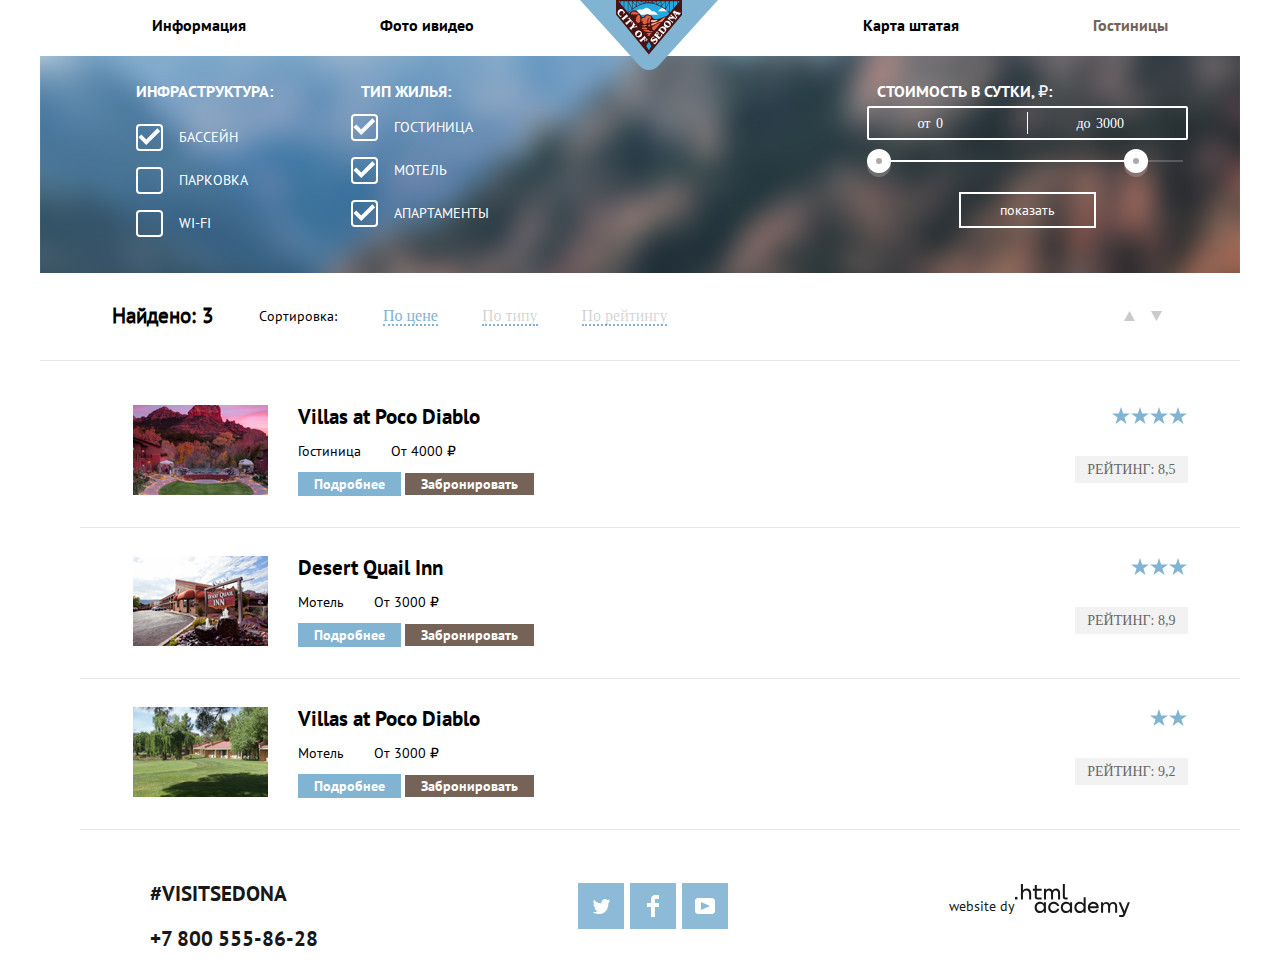
<file: cotalog.html>
<!DOCTYPE html>
<html lang="en">

<head>
  <meta charset="UTF-8">
  <meta name="viewport" content="width=device-width, initial-scale=1.0">
  <title>kotolog</title>
  <link rel="stylesheet" href="css/style.css">
  <link rel="stylesheet" href="css/Normalize.css">
</head>

<body>
  <div class="wrapper">
    <header>
      <div class="conteiner-header">
        <nav class="header__navivigation flex">
          <ul class="header__navivigation-list flex">
            <li class="header__navivigation-list--item"><a href="#" class="navivigation_list__item-link">Информация</a>
            </li>
            <li class="header__navivigation-list--item"><a href="#" class="navivigation_list__item-link">Фото ивидео</a>
            </li>
          </ul>
          <div class="header__logo-block">
            <a href="index.html">
              <svg width="138" height="70" viewBox="0 0 138 70" fill="none" xmlns="http://www.w3.org/2000/svg">
                <path d="M138 0H0L59.51 65.68C64.73 71.441 73.27 71.441 78.49 65.68L138 0Z" fill="#81B3D3" />
                <path d="M36.687 0.457L68.835 38.336L100.855 0.686L36.687 0.457Z" fill="#23A9E1" />
                <path fill-rule="evenodd" clip-rule="evenodd"
                  d="M78.4201 14.719H61.1001C60.8195 14.5918 60.4384 14.4492 60.0121 14.2896C57.8143 13.467 54.4115 12.1934 57.3471 10.252C58.8167 9.31859 59.8718 9.46836 60.869 9.60993C61.9584 9.76457 62.9787 9.90941 64.3951 8.622C66.9746 6.28128 70.6699 9.9095 71.9353 11.1519C72.1961 11.4079 72.3536 11.5626 72.3771 11.543C73.6266 10.5022 75.6307 12.3043 77.1108 13.6352C77.6302 14.1022 78.085 14.5112 78.4201 14.719ZM87.8301 11.241L77.9701 11.295C81.8661 6.795 83.6171 7.277 87.8301 11.241Z"
                  fill="white" />
                <path fill-rule="evenodd" clip-rule="evenodd"
                  d="M36 0.001H69.055L102 0V15.04L69.056 54.245L68.836 54.52L36 14.583V0.001ZM40.011 1.153V3.06L38.407 1.154L40.011 1.153ZM97.622 1.154V3.588L99.702 1.154H97.622ZM48.467 13.081L48.377 12.998L49.1963 13.9714L49.196 13.972L68.834 37.302L49.1963 13.9714C51.8513 9.42894 55.6532 8.74921 59.743 13.664C60.397 14.4815 60.7938 15.2248 61.112 15.8208C61.5626 16.6649 61.8556 17.2137 62.498 17.26C63.6367 17.3414 64.1967 16.5858 64.7536 15.8344C65.1958 15.2376 65.6362 14.6434 66.363 14.473C67.7842 14.139 68.4388 14.4977 69.0817 14.85C69.2856 14.9618 69.4884 15.0729 69.714 15.161C69.9962 15.2714 70.2599 15.3412 70.504 15.4058C71.131 15.5718 71.6286 15.7035 71.977 16.401C72.0931 16.633 72.1901 16.8652 72.2848 17.0919C72.7047 18.0974 73.0797 18.9953 74.879 19.294C77.4273 19.718 79.5817 18.7657 81.8233 17.7747C83.4303 17.0644 85.0821 16.3342 86.956 16.077L89.471 13.132C89.366 13.022 87.004 10.592 83.339 8.182C79.91 5.927 74.611 3.233 68.833 3.205C63.042 3.173 57.817 5.858 54.45 8.117C50.9069 10.4943 48.6345 12.9034 48.4757 13.0718L48.467 13.081ZM97.114 1.153H93.887V7.96L97.114 4.183V1.153ZM89.832 12.61V1.154H93.378V8.558L89.878 12.656C89.8632 12.6402 89.8478 12.6248 89.832 12.61ZM89.324 12.115V2.221L85.767 9.129C87.0081 10.0564 88.1956 11.0533 89.324 12.115ZM85.159 1.863V8.682C84.696 8.348 84.209 8.009 83.694 7.67C83.03 7.232 82.294 6.778 81.5 6.33L85.159 1.863ZM80.847 5.97V1.73L77.727 4.496C78.7921 4.9323 79.8336 5.42431 80.847 5.97ZM81.355 1.154H85.082L81.355 5.704V1.154ZM89.3 1.154H85.667L85.666 8.214L89.3 1.154ZM76.87 1.154H80.73L77.2 4.282C77.1346 4.2568 77.0681 4.23268 77.0017 4.20857C76.9573 4.19248 76.913 4.1764 76.869 4.16V1.154H76.87ZM76.361 3.974V1.571L73.261 3.087C74.3117 3.31806 75.3471 3.6143 76.361 3.974ZM72.158 1.613V2.873C71.4364 2.75191 70.7092 2.6678 69.979 2.621L72.158 1.613ZM67.64 2.616L65.392 1.574V2.869C66.128 2.746 66.878 2.659 67.64 2.616ZM61.272 1.571L64.337 3.069C63.277 3.298 62.254 3.597 61.271 3.944L61.272 1.571ZM61.578 1.154L64.882 2.771L64.883 1.154H61.578ZM68.448 2.429L65.694 1.154H68.448V2.429ZM71.938 1.154H69.057V2.488L71.938 1.154ZM72.816 1.154H76.056L72.816 2.738V1.154ZM56.895 1.155L60.405 4.265L60.764 4.13V1.155H56.895ZM56.787 1.738L59.88 4.479C58.8227 4.91873 57.7902 5.4158 56.787 5.968V1.738ZM56.115 6.346L52.475 1.866V8.756C53.6383 7.87955 54.8539 7.07473 56.115 6.346ZM48.31 2.224L51.896 9.198C50.6354 10.1717 49.4377 11.2241 48.31 12.349V2.224ZM48.332 1.154L51.966 8.224V1.154H48.332ZM56.278 5.739L52.552 1.154H56.278V5.739ZM40.52 3.664L43.747 7.497V1.154H40.52V3.664ZM44.255 1.154H47.8V12.314L44.254 8.102L44.255 1.154Z"
                  fill="#491213" />
                <path d="M66.2271 46.026L68.8371 41.806L71.4351 46.026L68.8371 50.256L66.2271 46.026Z" fill="#23A9E1" />
                <path fill-rule="evenodd" clip-rule="evenodd"
                  d="M52.8799 11.718C51.0969 12.272 49.9989 14.73 52.6229 14.839H52.6239C52.5159 13.171 52.9899 12.465 53.1359 14.491C53.5686 14.471 54.0179 14.4591 54.4746 14.4469C56.1165 14.4034 57.8554 14.3572 59.2699 13.923C58.1299 12.832 54.5749 11.19 52.8799 11.718ZM58.7929 22.985C53.1969 22.939 56.9799 14.337 58.8839 14.857C61.0739 15.553 60.8279 23.051 58.7929 22.985ZM61.3329 20.13C61.2229 22.102 62.2109 21.799 62.7559 20.175V20.174C62.7592 20.5328 62.7198 20.8944 62.6813 21.2468C62.5792 22.1831 62.4841 23.0555 63.2149 23.644C64.5389 24.713 67.0799 23.247 67.9109 22.152C66.3139 21.532 68.2589 17.765 69.4569 17.191C68.2249 19.772 66.8049 23.617 70.0249 23.617C68.3929 23.617 71.3269 16.871 71.3429 16.925C71.1568 16.3081 70.6943 16.2415 70.142 16.162C69.7329 16.1032 69.2745 16.0372 68.8429 15.735C67.2609 14.6278 66.4342 15.5809 65.6311 16.507C65.2808 16.9108 64.935 17.3095 64.5329 17.53C64.0528 17.7928 63.5826 17.9267 63.1565 18.048C62.1705 18.3288 61.4209 18.5422 61.3329 20.13ZM74.2179 30.556C70.7849 28.536 71.6539 27.033 74.4479 25.631C74.8082 25.4501 75.2795 25.1532 75.8059 24.8216C77.416 23.8072 79.5417 22.4681 80.5809 23.132L74.2179 30.556ZM70.6741 33.0045L70.6738 33.0045C68.9672 32.8993 67.1801 32.7893 65.6219 33.128C66.8289 33.43 69.7729 34.293 67.0319 35.022C68.0149 36.429 69.6099 36.339 70.6559 35.104C70.4 34.9781 70.2148 34.8349 70.0311 34.6928L70.0311 34.6928C69.9097 34.5989 69.789 34.5055 69.6489 34.418C70.7339 34.222 71.7489 33.596 71.8839 33.073C71.4881 33.0546 71.0834 33.0297 70.6741 33.0045ZM70.3729 31.499C71.2419 30.659 72.1859 30.703 73.1189 31.499H73.1179C72.6439 32.881 64.0589 32.393 62.9939 29.779C63.5183 29.8582 64.201 29.8662 64.9431 29.8748C67.0016 29.8989 69.5166 29.9282 70.3729 31.499ZM66.3449 29.348C65.8943 29.2083 65.1359 29.1189 64.3669 29.0283C62.4656 28.8041 60.499 28.5722 62.9569 27.554C64.0219 27.113 69.5499 27.617 66.3449 29.348ZM68.2569 26.318C67.7799 25.241 68.6219 23.958 69.9969 24.89C71.1959 25.703 69.4449 26.907 68.2569 26.318ZM65.4209 26.409C63.1559 27.088 60.1479 25.625 63.7909 24.889C66.0519 24.433 68.4569 25.395 65.4209 26.409Z"
                  fill="#DC6243" />
                <path
                  d="M71.7741 25.832C68.8661 22.845 76.1161 23.12 77.2841 22.069C78.1341 22.353 84.2741 16.692 85.7691 17.044C84.6951 18.304 82.3811 22.326 80.7221 22.326C79.4471 22.326 78.1571 22.136 77.1701 23.044C75.7261 24.374 73.3331 25.05 71.7741 25.832Z"
                  fill="#F49774" />
                <path
                  d="M72.727 22.18C71.135 23.036 69.629 19.644 72.378 19.974C74.204 20.194 76.054 19.82 77.798 20.121C76.547 21.608 74.742 22.427 72.727 22.18Z"
                  fill="#F4B1A4" />
                <path fill-rule="evenodd" clip-rule="evenodd"
                  d="M39.265 14.483C39.626 15.702 40.849 16.149 41.996 15.809C42.0322 15.8493 42.0548 15.9116 42.0761 15.9699L42.0761 15.9699C42.086 15.997 42.0955 16.0232 42.106 16.046C42.0063 16.0843 41.8223 16.1636 41.6022 16.2585L41.6022 16.2585L41.6022 16.2585L41.6022 16.2585L41.6022 16.2585C40.9895 16.5225 40.098 16.9066 39.973 16.861C39.756 16.4283 39.4147 16.1086 39.0713 15.7869C38.8321 15.5628 38.5919 15.3378 38.392 15.073C37.826 14.325 37.495 13.422 37.584 12.476C37.726 10.731 39.482 8.807 41.346 9.071C42.266 9.204 43.034 9.858 43.606 10.554C43.7684 10.7433 43.9097 10.9418 44.0491 11.1377C44.3456 11.5544 44.6337 11.9591 45.099 12.238C44.541 12.95 43.983 13.66 43.423 14.371C43.0925 14.2249 43.1929 13.997 43.3028 13.7479C43.3335 13.6781 43.365 13.6067 43.388 13.535C43.551 13.018 43.673 12.43 43.449 11.91C42.939 10.736 41.544 10.696 40.609 11.366C39.663 12.044 38.912 13.292 39.265 14.483ZM47.69 16.404C47.8067 16.3788 47.8954 16.4207 47.9743 16.458C48.0893 16.5123 48.1832 16.5567 48.312 16.368L46.722 14.474C46.481 14.187 46.176 13.879 46.263 14.486C46.321 14.895 42.294 18.163 42.048 18.264C41.9131 18.3197 41.8025 18.2758 41.7018 18.2359C41.5709 18.1841 41.4568 18.1388 41.328 18.327C41.5288 18.5655 41.7293 18.8042 41.9298 19.0429L41.9302 19.0433L41.9317 19.0451L41.9322 19.0457L41.933 19.0467L41.9331 19.0468L41.9333 19.0469L41.9334 19.0471L41.9335 19.0472L41.9336 19.0473L41.9337 19.0475L41.9338 19.0476L41.9342 19.0481L41.9344 19.0483L41.9345 19.0484L41.9346 19.0485L41.9347 19.0487L41.9348 19.0488C42.2068 19.3726 42.4789 19.6965 42.752 20.02C42.8035 20.0812 42.8539 20.1441 42.9044 20.2072C43.0107 20.3401 43.1176 20.4737 43.237 20.593C43.4258 20.7818 43.3899 20.3246 43.3823 20.2273L43.3823 20.2273L43.3823 20.2272C43.381 20.2112 43.3805 20.2049 43.382 20.213C43.3286 19.9168 43.6408 19.6601 43.8603 19.4796L43.8604 19.4796C43.8876 19.4572 43.9134 19.436 43.937 19.416C44.941 18.532 47.442 16.437 47.69 16.404ZM51.113 20.935C51.446 21.336 51.691 21.769 51.636 22.309C51.623 22.4367 51.5484 22.5942 51.4728 22.7539C51.3264 23.063 51.1761 23.3804 51.461 23.507L52.916 21.667C52.526 21.569 49.434 17.871 49.384 17.466L47.333 18.592C47.4029 18.8751 47.7463 18.7859 48.0761 18.7002C48.2461 18.656 48.4125 18.6128 48.536 18.622C49.074 18.66 49.462 18.985 49.804 19.369C49.6984 19.4576 49.5786 19.5584 49.4479 19.6684L49.4436 19.672L49.443 19.6724L49.443 19.6725L49.4429 19.6725C48.1852 20.7305 45.9265 22.6306 45.666 22.674C45.618 22.6816 45.5254 22.6421 45.4224 22.5982C45.2117 22.5083 44.9573 22.3999 44.952 22.637C44.949 22.7623 45.2508 23.0609 45.4522 23.2601L45.4522 23.2601L45.4523 23.2602C45.5241 23.3312 45.5831 23.3896 45.611 23.423L47.058 25.145C47.2778 25.0447 47.2349 24.9115 47.1851 24.757C47.1441 24.6297 47.0984 24.4879 47.191 24.338C47.3101 24.145 49.2457 22.512 50.4089 21.5306L50.409 21.5305L50.409 21.5305L50.4096 21.53C50.711 21.2757 50.9605 21.0653 51.113 20.935ZM64.9615 36.5156L64.9615 36.5156L64.9613 36.5154C64.7667 36.2637 64.6168 36.0697 64.539 35.977L64.326 35.724C64.319 35.714 64.141 35.869 64.166 35.848C64.1125 35.8928 64.1296 35.9795 64.1491 36.0783C64.1705 36.1867 64.1947 36.3097 64.132 36.408C63.617 37.214 60.394 39.644 60.227 39.76C60.0532 39.8807 59.871 39.8608 59.7053 39.8428C59.5277 39.8235 59.3691 39.8062 59.26 39.966C59.399 40.131 59.6153 40.4017 59.8547 40.7012L59.8547 40.7012C60.419 41.4073 61.1111 42.2734 61.22 42.291C61.4369 42.3259 61.3979 42.0542 61.368 41.8463C61.3551 41.7561 61.3439 41.678 61.356 41.642C61.4311 41.4165 62.875 40.2125 63.5418 39.6566L63.66 39.558C63.8457 39.4021 64.0394 39.7121 64.173 39.9261L64.1731 39.9261C64.1963 39.9633 64.2177 39.9976 64.237 40.026C64.449 40.341 64.544 40.676 64.43 41.045C64.4077 41.1163 64.3576 41.198 64.3061 41.2819C64.1844 41.4802 64.055 41.691 64.268 41.807C64.4388 41.6072 64.7414 41.2542 65.0454 40.8996L65.052 40.8919L65.0552 40.8882L65.0599 40.8827C65.4663 40.4087 65.8713 39.9361 65.964 39.827C66.0849 39.6869 65.828 39.7409 65.71 39.7657L65.7099 39.7657L65.7099 39.7657C65.6678 39.7745 65.6434 39.7797 65.66 39.771C65.42 39.895 65.194 39.924 64.97 39.753C64.907 39.706 64.263 39.051 64.327 38.996C64.3925 38.941 64.4614 38.8775 64.5333 38.8114C64.7685 38.595 65.0344 38.3502 65.311 38.282C65.871 38.144 66.338 39.266 66.421 39.664C66.499 40.039 66.488 40.434 66.371 40.8C66.3509 40.8631 66.3209 40.9229 66.2925 40.9797C66.208 41.1489 66.1373 41.2902 66.383 41.404L67.766 39.508C67.6756 39.5126 67.586 39.4907 67.508 39.445C66.9243 39.0551 65.6573 37.416 64.9615 36.5156ZM56.304 31.317C56.8591 30.8446 57.5532 30.5662 58.281 30.524C59.439 30.458 60.613 30.988 61.371 31.998C62.483 33.482 62.301 35.559 60.871 36.764C59.186 37.965 57.104 37.772 55.812 36.07C54.688 34.592 54.874 32.52 56.304 31.317ZM59.471 31.91C60.42 31.802 60.974 32.709 60.57 33.678C60.15 34.658 59.14 35.667 58.146 36.058C56.966 36.523 56.135 35.521 56.615 34.401C57.037 33.417 58.045 32.418 59.041 32.021C59.191 31.962 59.335 31.926 59.471 31.911V31.91ZM56.9743 27.3709C56.8815 27.3321 56.7855 27.292 56.688 27.28V27.279C55.9922 27.1958 55.2092 27.3412 54.4704 27.4784H54.4704L54.4704 27.4784C54.1876 27.5309 53.9114 27.5822 53.649 27.619C53.002 27.71 51.477 29.195 51.379 29.475C51.3685 29.5138 51.3896 29.6015 51.414 29.7024C51.4687 29.929 51.5395 30.2225 51.305 30.181C51.2258 30.1662 51.0359 29.9081 50.9093 29.7361L50.9093 29.736L50.9092 29.7359C50.8648 29.6756 50.8282 29.6259 50.807 29.601L49.19 27.681C49.3332 27.4781 49.4541 27.5471 49.5937 27.6268C49.7045 27.69 49.8271 27.76 49.982 27.706C50.2482 27.6126 51.1602 26.8353 51.5917 26.4675L51.5922 26.4671L51.5943 26.4652C51.6512 26.4168 51.6996 26.3755 51.737 26.344C52.2908 25.8782 52.7776 24.171 52.9369 23.6127C52.9622 23.5238 52.9793 23.464 52.987 23.443C53.048 23.273 53.069 22.298 53.045 22.318C53.2555 22.1443 53.4 22.3575 53.5463 22.5735C53.5904 22.6386 53.6347 22.7039 53.681 22.759L55.461 24.871C55.3288 25.0609 55.2067 25.0053 55.072 24.944C54.9427 24.8852 54.8018 24.821 54.629 24.963C54.4704 25.0939 54.0891 26.1921 53.9161 26.6903L53.877 26.803C53.9152 26.7962 53.9636 26.788 54.0199 26.7784L54.0199 26.7784C54.5524 26.6876 55.7961 26.4755 55.939 26.225C56.0064 26.1066 55.967 26.0054 55.9316 25.9146C55.8852 25.7952 55.8457 25.6938 56.065 25.595L57.512 27.307C57.3596 27.5318 57.1745 27.4545 56.9743 27.3709ZM80.927 34.049C81.051 34.47 81.121 34.914 81.067 35.354C80.997 35.92 80.431 37.252 79.656 36.873C79.1216 36.6107 78.6341 36.1625 78.1676 35.7336C77.9706 35.5525 77.7774 35.3748 77.586 35.216C78.1059 34.608 78.5639 34.081 79.4389 34.376C79.679 34.456 79.885 34.352 79.6329 34.206C79.583 34.1769 79.4791 34.1129 79.3428 34.0289C78.7617 33.6707 77.5929 32.9503 77.516 33.037C77.4364 33.1288 77.5 33.2537 77.5743 33.3995C77.6635 33.5745 77.768 33.7796 77.659 33.994C77.5442 34.2189 77.3692 34.4198 77.1989 34.6153C77.1497 34.6718 77.1008 34.7279 77.054 34.784C76.9857 34.7264 76.9107 34.6683 76.8343 34.609L76.8341 34.6089L76.8339 34.6087C76.3871 34.2624 75.8884 33.8757 76.3689 33.32C76.721 32.892 77.18 32.56 77.7299 32.45C77.8594 32.4236 78.0457 32.447 78.2374 32.471C78.5907 32.5153 78.9626 32.562 79.032 32.304C78.609 32.1 78.186 31.8971 77.763 31.6942C77.481 31.5589 77.199 31.4236 76.917 31.288C77.0093 31.7056 75.5516 33.3469 74.711 34.2935C74.5049 34.5255 74.3359 34.7157 74.236 34.836C74.2166 34.859 74.1781 34.8971 74.1317 34.943C74.001 35.0721 73.8079 35.263 73.805 35.353C73.7995 35.6048 74.1344 35.4514 74.2155 35.4142L74.2156 35.4142C74.224 35.4104 74.2297 35.4078 74.232 35.407C74.547 35.291 78.656 38.724 78.7579 38.959C78.7887 39.045 78.7582 39.1331 78.7306 39.2128C78.6998 39.3017 78.6726 39.3802 78.738 39.434C78.7376 39.4337 78.7378 39.4338 78.7384 39.4344L78.7409 39.4366C78.7623 39.4563 78.8877 39.5719 78.903 39.554C78.9454 39.5031 79.056 39.3602 79.2135 39.1569L79.2135 39.1569L79.2135 39.1568C79.9956 38.1472 81.9316 35.6478 82.392 35.518C81.875 34.7304 81.3626 33.9397 80.8549 33.146C80.5683 33.2718 80.7035 33.5544 80.8253 33.8089C80.8662 33.8945 80.9056 33.9768 80.927 34.049ZM73.2112 39.2409C73.9324 38.7948 75.773 37.6562 76.927 38.401C78.059 39.343 77.812 40.881 77.059 41.981C76.698 42.506 76.242 42.945 75.765 43.364L75.7337 43.3902C75.3835 43.6836 75.125 43.9001 75.059 44.379L72.799 42.732C72.9116 42.4365 73.1371 42.5631 73.3596 42.688C73.4414 42.7339 73.5227 42.7796 73.598 42.804C73.989 42.933 74.414 42.969 74.814 42.863C75.498 42.681 76.191 42.04 76.374 41.344C76.602 40.479 75.753 40.217 75.107 40.52C74.7959 40.6659 74.4992 40.8614 74.2065 41.0541C74.0899 41.131 73.9739 41.2073 73.858 41.28C73.205 41.687 72.437 41.995 71.7 41.611C71.052 41.275 70.611 40.621 70.611 39.885C70.611 39.088 71.064 38.39 71.598 37.835C71.7221 37.7064 71.8722 37.5799 72.0267 37.4497C72.4296 37.1102 72.8628 36.7451 72.946 36.25C73.501 36.626 74.056 37.001 74.613 37.376C74.705 37.4389 74.6888 37.46 74.6383 37.5256L74.6382 37.5257C74.6229 37.5456 74.6045 37.5695 74.585 37.6C74.5377 37.6738 74.2147 37.6375 73.9505 37.6079L73.9505 37.6079C73.8174 37.5929 73.6993 37.5796 73.639 37.583C73.043 37.619 72.443 37.88 72.139 38.42C71.789 39.042 72.276 39.714 72.951 39.395C73.0003 39.3714 73.0899 39.316 73.2112 39.2409ZM94.544 10.336C94.5089 10.352 94.4785 10.3768 94.456 10.408L93.666 11.358L92.852 12.34C92.8239 12.3741 92.7955 12.405 92.7691 12.4337L92.7691 12.4338C92.6376 12.577 92.5571 12.6646 92.827 12.807C93.37 12.535 96.345 17.575 96.079 18.299C95.609 18.543 91.589 15.016 91.481 14.783C91.4716 14.7561 91.4819 14.6911 91.4942 14.613C91.5254 14.4159 91.5699 14.1349 91.345 14.17C91.2346 14.187 91.0221 14.4988 90.8812 14.7056L90.8811 14.7057L90.8811 14.7057L90.8809 14.706C90.8317 14.7782 90.7913 14.8375 90.767 14.867L90.19 15.562C90.3208 15.7528 90.4164 15.7077 90.5353 15.6515C90.6126 15.615 90.6998 15.5738 90.813 15.59C91.0411 15.6358 91.8568 16.3229 92.1904 16.6039L92.1904 16.6039L92.1905 16.604L92.1905 16.604L92.269 16.67C92.1124 16.6757 91.8668 16.6871 91.6028 16.6994C91.0742 16.724 90.472 16.752 90.364 16.744C90.0281 16.7858 89.9869 16.6382 89.9404 16.4717C89.9058 16.3477 89.8683 16.2133 89.704 16.139L88.226 17.934L87.366 18.977C87.3618 18.982 87.3582 18.986 87.3552 18.9895C87.3476 18.9982 87.3437 19.0025 87.3442 19.0063C87.3447 19.0101 87.3494 19.0134 87.3587 19.0198C87.3674 19.0258 87.38 19.0346 87.397 19.049C87.427 19.0737 87.45 19.0937 87.4681 19.1094C87.5078 19.1439 87.5242 19.1581 87.5405 19.1581C87.552 19.158 87.5635 19.151 87.5831 19.1389C87.6138 19.1199 87.6646 19.0886 87.767 19.053C88.095 18.938 92.023 22.253 92.165 22.422C92.2767 22.5552 92.2657 22.6986 92.2556 22.8303C92.2436 22.9874 92.2328 23.128 92.433 23.215L93.601 21.797C93.6135 21.7817 93.6249 21.7699 93.6342 21.7602C93.6686 21.7244 93.6753 21.7174 93.614 21.667C93.461 21.5411 93.3828 21.5963 93.2859 21.6646C93.2074 21.72 93.1167 21.784 92.964 21.767C92.6646 21.7177 90.7464 20.1176 89.6044 19.165L89.6032 19.164L89.599 19.1604L89.5975 19.1592L89.5914 19.1541C89.4186 19.01 89.264 18.881 89.136 18.775L94.458 18.578C94.653 18.571 95.198 19.159 95.153 19.368C95.137 19.4427 95.1027 19.5055 95.0722 19.5611C95.0032 19.6871 94.9545 19.7761 95.187 19.883C95.3103 19.7346 95.4365 19.5866 95.5629 19.4383L95.563 19.4382L95.5631 19.4382L95.5631 19.4381L95.5632 19.438L95.5633 19.4379C95.7554 19.2125 95.948 18.9865 96.132 18.758L96.28 18.574C96.3376 18.5279 96.3838 18.469 96.415 18.402L96.525 18.265C96.5515 18.2347 96.5837 18.1982 96.6203 18.1568L96.6227 18.1541L96.6228 18.1539C96.9666 17.7646 97.6834 16.9528 97.587 16.869C97.447 16.7477 97.3406 16.8053 97.2264 16.8671C97.0959 16.9377 96.9553 17.0138 96.743 16.834C96.5375 16.6867 96.0501 15.8484 95.8566 15.5155L95.808 15.432C95.6545 15.1715 96.0885 14.9117 96.3479 14.7565C96.3793 14.7378 96.4081 14.7205 96.433 14.705C96.937 14.392 98.54 13.938 98.693 14.932C98.7037 15.004 98.6723 15.0803 98.6428 15.1518C98.604 15.2461 98.5686 15.3321 98.638 15.389C98.6433 15.3935 98.6513 15.402 98.6612 15.4123C98.7035 15.4564 98.7791 15.5353 98.814 15.494L100.956 12.918C100.936 12.9011 100.915 12.8799 100.893 12.8581C100.847 12.8115 100.797 12.7617 100.746 12.742C100.272 13.215 95.28 11.222 94.916 10.947C94.8397 10.9167 94.7929 10.7721 94.7472 10.6306C94.6935 10.4644 94.6412 10.3025 94.544 10.336ZM96.606 13.849C95.845 13.527 95.083 13.207 94.319 12.889L95.335 14.637C95.5236 14.4503 95.7318 14.2843 95.956 14.142H95.958C96.159 14.015 96.376 13.913 96.606 13.849ZM87.731 20.642C86.624 20.566 85.501 21.052 84.708 21.959C83.473 23.459 83.596 25.637 85.101 26.904C86.619 28.154 88.781 27.836 90.017 26.354C91.249 24.858 91.164 22.674 89.632 21.42C89.0974 20.9654 88.4319 20.6928 87.732 20.642H87.731ZM88.024 22.904C87.592 22.615 86.904 22.239 86.282 22.201C85.909 22.178 85.559 22.278 85.302 22.592C84.487 23.588 85.764 24.718 86.509 25.256C87.253 25.793 88.633 26.57 89.433 25.73C89.4394 25.7245 89.4454 25.7185 89.451 25.712C89.584 25.545 89.549 25.584 89.501 25.642C90.238 24.591 88.804 23.425 88.024 22.904ZM83.155 26.481C81.941 26.414 80.752 26.977 79.856 28.057C79.3323 28.6859 78.8099 29.3161 78.2878 29.9461L77.934 30.373C78.0574 30.5528 78.1923 30.515 78.3427 30.4729C78.4701 30.4372 78.6087 30.3984 78.761 30.486C79.044 30.649 82.814 33.798 82.876 33.971C82.9224 34.1012 82.8965 34.1856 82.8744 34.2573C82.8462 34.3491 82.8245 34.4199 82.97 34.539C83.081 34.632 85.914 31.134 86.173 30.519C86.621 29.38 86.264 28.132 85.353 27.344C85.426 27.404 85.53 27.489 85.311 27.307C84.621 26.789 83.884 26.52 83.155 26.48V26.481ZM82.368 28.098C82.2859 28.077 82.197 28.064 82.102 28.061V28.06C81.441 28.035 80.52 28.418 80.045 28.939C79.886 29.114 83.867 32.338 84.065 32.148C84.2476 31.9726 84.3214 31.9091 84.362 31.8742C84.411 31.8321 84.4117 31.8315 84.497 31.726C85.7519 30.213 83.79 28.461 82.368 28.098Z"
                  fill="white" />
              </svg>
            </a>
          </div>
          <ul class="header__navivigation-list flex">
            <li class="header__navivigation-list--item"><a href="#" class="navivigation_list__item-link">Карта
                штатая</a></li>
            <li class="header__navivigation-list--item"><a href="cotalog.html"
                class="navivigation_list__item-link active-header-link">Гостиницы</a></li>
          </ul>
        </nav>
      </div>
    </header>
    <main>
      <form class="form-section-filters" action="#">
        <div class="filters-wrapper flex">
          <section class="section-checkboxes">
            <fieldset class="fieldset-filters">
              <legend>Инфраструктура:</legend>
              <div class="checkbox-content">
                <div class="Infrastructure">
                  <div class="pool_block checkbox">
                    <label class="label-text">
                      <input id="pool" type="checkbox" checked>
                      <span class="sheckbox-castum"></span>
                      <span class="span-text">бассейн</span>
                    </label>
                  </div>
                  <div class="pool_block checkbox">
                    <label class="label-text">
                      <input id="pool" type="checkbox">
                      <span class="sheckbox-castum"></span>
                      <span class="span-text">Парковка</span>
                    </label>
                  </div>
                  <div class="pool_block checkbox">
                    <label class="label-text">
                      <input id="pool" type="checkbox" disabled>
                      <span class="sheckbox-castum"></span>
                      <span class="span-text">Wi-Fi</span>
                    </label>
                  </div>
            </fieldset>
          </section>
          <section class="section-checkboxes">
            <fieldset class="fieldset-filters">
              <legend>Тип жилья:</legend>
              <div class="Infrastructure">
                <div class="pool_block checkbox">
                  <label class="label-text">
                    <input id="pool" type="checkbox" checked>
                    <span class="sheckbox-castum"></span>
                    <span class="span-text">Гостиница</span>
                  </label>
                </div>
                <div class="pool_block checkbox">
                  <label class="label-text">
                    <input id="pool" type="checkbox" checked>
                    <span class="sheckbox-castum"></span>
                    <span class="span-text">Мотель</span>
                  </label>
                </div>
                <div class="pool_block checkbox">
                  <label class="label-text">
                    <input id="pool" type="checkbox" checked>
                    <span class="sheckbox-castum"></span>
                    <span class="span-text">Апартаменты</span>
                  </label>
                </div>
              </div>
            </fieldset>
          </section>
          <section class="section-checkboxes">
            <fieldset class="fieldset-filters">
              <legend>Стоимость в сутки, ₽:</legend>
              <div class="prices flex">
                <div class="price-amount">
                  <label class="min-price">
                    от
                    <input type="number" min="0" max="3000" name="min-prace" class="input-prices" value="0">
                  </label>
                </div>
                <div class="vertecal-line"></div>
                <div class="price-amount">
                  <label class="max-price">
                    до
                    <input type="number" min="0" max="3000" name="max-prace" class="input-prices" value="3000">
                  </label>
                </div>
              </div>
              <div class="range-controls flex">
                <div class="scale">
                  <div class="bar"></div>
                </div>
                <div class="range range1"></div>
                <div class="range range2"></div>
              </div>
              <div class="button-show">
                <button class="show-button" type="submit">показать</button>
              </div>

            </fieldset>
          </section>
        </div>
      </form>
      <section class="result-section">
        <div class="conteiner-header">
          <div class="result-conent flex">
            <div class="btn-text flex">
              <h3 class="result-title">Найдено: 3</h3>
              <p class="result-descr flex">Сортировка:</p>
              <button class="result-btn-price btn-text btn-reset-result-text btn-reset-active"><span>По
                  цене</span></button>
              <button class="result-btn-type btn-text btn-reset-result-text"><span>По типу</span></button>
              <button class="result-btn-rating btn-text btn-reset-result-text"><span>По рейтингу</span></button>
            </div>
            <div class="btn-rest">
              <button class="result-btn-top btn-reset-result">
                <svg width="11" height="10" viewBox="0 0 11 10" xmlns="http://www.w3.org/2000/svg">
                  <path d="M5.5 0L0 10H11L5.5 0Z" />
                </svg>
              </button>
              <button class="result-btn-button btn-reset-result">
                <svg width="11" height="10" viewBox="0 0 11 10" xmlns="http://www.w3.org/2000/svg">
                  <path d="M5.5 10L0 0H11" />
                </svg>
              </button>
            </div>
          </div>
        </div>
      </section>
      <section class="answers-section">
        <nav class="answers-navigation">
          <ul class="answers-list">
            <li class="answers-item">
              <div class="answers-conteiner flex">
                <div class="answers-block1 flex">
                  <div class="img-conent">
                    <img src="img/Layer 21.png" width="135" height="90" alt="">
                  </div>
                  <div class="answers-information">
                    <h3 class="answers-information-title"><a href="#">Villas at Poco Diablo</a></h3>
                    <div class="type-price flex">
                      <p class="answers-information-type">Гостиница</p>
                      <p class="answers-information-prise">От 4000 ₽</p>
                    </div>
                    <a class="answers-information-link btn-link" href="#">Подробнее</a>
                    <button class="answers-information-block btn-link">Забронировать</button>
                  </div>
                </div>
                <div class="answers-block2 flex">
                  <div class="star-block flex">
                    <span class="star-reiting"><svg width="19" height="17" viewBox="0 0 19 17" fill="none"
                      xmlns="http://www.w3.org/2000/svg">
                      <path
                        d="M9.002 0L11.128 6.494H18.005L12.441 10.506L14.566 17L9.002 12.987L3.438 17L5.564 10.506L0 6.494H6.878L9.002 0Z"
                        fill="#81B3D2" />
                    </svg>
                  </span>
                  <span class="star-reiting"><svg width="19" height="17" viewBox="0 0 19 17" fill="none"
                      xmlns="http://www.w3.org/2000/svg">
                      <path
                        d="M9.002 0L11.128 6.494H18.005L12.441 10.506L14.566 17L9.002 12.987L3.438 17L5.564 10.506L0 6.494H6.878L9.002 0Z"
                        fill="#81B3D2" />
                    </svg>
                  </span>
                  <span class="star-reiting"><svg width="19" height="17" viewBox="0 0 19 17" fill="none"
                      xmlns="http://www.w3.org/2000/svg">
                      <path
                        d="M9.002 0L11.128 6.494H18.005L12.441 10.506L14.566 17L9.002 12.987L3.438 17L5.564 10.506L0 6.494H6.878L9.002 0Z"
                        fill="#81B3D2" />
                    </svg>
                  </span>
                  <span class="star-reiting"><svg width="19" height="17" viewBox="0 0 19 17" fill="none"
                      xmlns="http://www.w3.org/2000/svg">
                      <path
                        d="M9.002 0L11.128 6.494H18.005L12.441 10.506L14.566 17L9.002 12.987L3.438 17L5.564 10.506L0 6.494H6.878L9.002 0Z"
                        fill="#81B3D2" />
                    </svg>
                  </span>
                  </div>
                  <p class="reiting">рейтинг: 8,5</p>
                </div>
              </div>
            </li>
            <li class="answers-item">
              <div class="answers-conteiner flex">
                <div class="answers-block1 flex">
                  <div class="img-conent">
                    <img src="img/Layer 89 copy.png" width="135" height="90" alt="">
                  </div>
                  <div class="answers-information">
                    <h3 class="answers-information-title"><a href="#">Desert Quail Inn</a></h3>
                    <div class="type-price flex">
                      <p class="answers-information-type">Мотель</p>
                      <p class="answers-information-prise">От 3000 ₽</p>
                    </div>
                    <a class="answers-information-link btn-link" href="#">Подробнее</a>
                    <button class="answers-information-block btn-link">Забронировать</button>
                  </div>
                </div>
                <div class="answers-block2 flex">
                  <div class="star-block flex">
                    <span class="star-reiting"><svg width="19" height="17" viewBox="0 0 19 17" fill="none"
                      xmlns="http://www.w3.org/2000/svg">
                      <path
                        d="M9.002 0L11.128 6.494H18.005L12.441 10.506L14.566 17L9.002 12.987L3.438 17L5.564 10.506L0 6.494H6.878L9.002 0Z"
                        fill="#81B3D2" />
                    </svg>
                  </span>
                  <span class="star-reiting"><svg width="19" height="17" viewBox="0 0 19 17" fill="none"
                      xmlns="http://www.w3.org/2000/svg">
                      <path
                        d="M9.002 0L11.128 6.494H18.005L12.441 10.506L14.566 17L9.002 12.987L3.438 17L5.564 10.506L0 6.494H6.878L9.002 0Z"
                        fill="#81B3D2" />
                    </svg>
                  </span>
                  <span class="star-reiting"><svg width="19" height="17" viewBox="0 0 19 17" fill="none"
                      xmlns="http://www.w3.org/2000/svg">
                      <path
                        d="M9.002 0L11.128 6.494H18.005L12.441 10.506L14.566 17L9.002 12.987L3.438 17L5.564 10.506L0 6.494H6.878L9.002 0Z"
                        fill="#81B3D2" />
                    </svg>
                  </span>
                  </div>
                  <p class="reiting">рейтинг: 8,9</p>
                </div>
              </div>
            </li>
            <li class="answers-item">
              <div class="answers-conteiner flex">
                <div class="answers-block1 flex">
                  <div class="img-conent">
                    <img src="img/Rectangle.png" width="135" height="90" alt="">
                  </div>
                  <div class="answers-information">
                    <h3 class="answers-information-title"><a href="#">Villas at Poco Diablo</a></h3>
                    <div class="type-price flex">
                      <p class="answers-information-type">Мотель</p>
                      <p class="answers-information-prise">От 3000 ₽</p>
                    </div>
                    <a class="answers-information-link btn-link" href="#">Подробнее</a>
                    <button class="answers-information-block btn-link">Забронировать</button>
                  </div>
                </div>
                <div class="answers-block2 flex">
                  <div class="star-block flex">
                    <span class="star-reiting"><svg width="19" height="17" viewBox="0 0 19 17" fill="none"
                      xmlns="http://www.w3.org/2000/svg">
                      <path
                        d="M9.002 0L11.128 6.494H18.005L12.441 10.506L14.566 17L9.002 12.987L3.438 17L5.564 10.506L0 6.494H6.878L9.002 0Z"
                        fill="#81B3D2" />
                    </svg>
                  </span>
                  <span class="star-reiting"><svg width="19" height="17" viewBox="0 0 19 17" fill="none"
                      xmlns="http://www.w3.org/2000/svg">
                      <path
                        d="M9.002 0L11.128 6.494H18.005L12.441 10.506L14.566 17L9.002 12.987L3.438 17L5.564 10.506L0 6.494H6.878L9.002 0Z"
                        fill="#81B3D2" />
                    </svg>
                  </span>
                  </div>
                  <p class="reiting">рейтинг: 9,2</p>
                </div>
              </div>
            </li>
          </ul>
        </nav>
      </section>
    </main>
    <footer class="footeer">
      <div class="conteiner-footer flex">
        <section class="section-footer-one">
          <p class="section-footer-one-text">#visitSEDONA</p>
          <a class="section-footer-one-text tel" href="tel:+78005558628">+7 800 555-86-28</a>
        </section>
        <section class="icon-footer-section">
          <nav class="icon-footer">
            <ul class="icon-footer-list flex">
              <li class="icon-footer-item"><a class="icon-footer-item-ikon" href="#">
                <svg width="17" height="17" viewBox="0 0 17 17" xmlns="http://www.w3.org/2000/svg">
                  <path d="M10.95 1.14409C12.635 0.648089 13.934 1.41409 14.527 2.32309C15.2 2.09209 15.858 1.84209 16.538 1.61509C16.5249 2.30145 16.2117 2.94761 15.681 3.38309C16.366 3.55309 16.985 2.89209 16.985 2.89209C16.816 3.89209 15.979 4.68009 15.422 4.91609C15.191 11.6661 12.247 16.1331 5.34501 15.9981H4.89901C4.48901 15.9981 0.735007 15.5381 0.00100708 14.1111C2.27201 14.3071 3.89401 13.6891 4.69401 12.9341C3.73401 12.6341 2.01501 12.4571 1.71501 9.98409C2.06401 10.0901 2.27901 10.2121 2.90501 10.1031C1.70501 9.24709 0.374007 8.53009 0.448007 6.33009C0.733007 6.65809 1.51501 6.86609 1.78801 6.80209C1.08501 6.56109 -0.181993 3.44209 0.894007 1.85009C2.71201 3.70409 4.62901 5.45609 8.04601 5.62309C8.25401 3.33009 9.18301 1.79309 10.95 1.14409Z"/>
                  </svg>
              </a></li>
              <li class="icon-footer-item"><a class="icon-footer-item-ikon" href="#">
                <svg width="12" height="22" viewBox="0 0 12 22" xmlns="http://www.w3.org/2000/svg">
                  <path d="M12 4V0H8C5.79086 0 4 1.79086 4 4V8H0V12H4V22H8V12H12V8H8V4H12Z"/>
                  </svg>
              </a></li>
              <li class="icon-footer-item"><a class="icon-footer-item-ikon" href="#">
                <svg width="20" height="16" viewBox="0 0 20 16" xmlns="http://www.w3.org/2000/svg">
                  <path fill-rule="evenodd" clip-rule="evenodd" d="M3 0H17C18.65 0 20 1.35 20 3V13C20 14.65 18.65 16 17 16H3C1.35 16 0 14.65 0 13V3C0 1.35 1.35 0 3 0ZM6.027 4.002V11.998L15.014 8L6.027 4.002Z"/>
                  </svg>
              </a></li>
            </ul>
          </nav>
        </section>
        <section class="website flex">
          <p class="website-text">website dy</p>
          <a target="_blank" href="https://htmlacademy.ru/profile/id1553247"><svg width="115" height="34"
              viewBox="0 0 115 34" xmlns="http://www.w3.org/2000/svg">
              <g clip-path="url(#clip0)">
                <path d="M0 12.8806V15.4567H2.45789V12.8806H0Z"  />
                <path
                  d="M11.6466 4.52965C10.0863 4.52965 8.82534 5.23807 8.03454 6.26851H7.94905V0H5.91864V15.4566H7.94905V10.1541C7.94905 8.02886 9.27418 6.50466 11.2191 6.50466C13.0572 6.50466 14.1258 7.87858 14.1258 9.72478V15.4566H16.1563V9.35984C16.1563 6.41878 14.3396 4.52965 11.6466 4.52965Z"
                   />
                <path
                  d="M26.6171 4.8303H21.8082V1.07349H19.7778V4.8303H17.8542V6.80531H19.7778V12.7947C19.7778 14.5121 20.7396 15.4567 22.4708 15.4567H26.6171V13.4602H22.8769C22.193 13.4602 21.8082 13.0738 21.8082 12.4083V6.80531H26.6171V4.8303Z"
                   />
                <path
                  d="M41.1215 4.55103C39.497 4.55103 38.2576 5.34532 37.5736 6.61191H37.5095C36.8897 5.3668 35.7356 4.55103 34.154 4.55103C32.7434 4.55103 31.6746 5.30238 31.0336 6.35431H30.948V4.83011H29.0031V15.4565H31.0336V10.0038C31.0336 8.00729 32.0806 6.54752 33.6624 6.50458C35.1584 6.46164 36.0347 7.53502 36.0347 9.14507V15.4565H38.0652V9.83203C38.0652 7.44915 39.4758 6.50458 40.6941 6.50458C42.1688 6.50458 43.0452 7.53502 43.0452 9.14507V15.4565H45.0754V8.9304C45.0754 6.35431 43.6221 4.55103 41.1215 4.55103Z"
                   />
                <path
                  d="M47.8271 12.7088C47.8271 14.4476 48.8103 15.4566 50.6269 15.4566H52.6359V13.4816H50.9261C50.2422 13.4816 49.8574 13.0952 49.8574 12.4297V0H47.8271V12.7088Z"
                   />
                <path
                  d="M28.9048 19.7063H28.8192C28.027 18.6392 26.7425 17.8923 25.0295 17.8709C21.882 17.8282 19.6338 20.1544 19.6338 23.441C19.6338 26.749 21.9248 29.0752 25.008 29.0326C26.7637 29.0111 28.027 28.2215 28.8192 27.0903H28.9048V28.7336H30.9177V18.1697H28.9048V19.7063ZM25.3077 27.0691C23.081 27.0691 21.6679 25.4471 21.6679 23.441C21.6679 21.435 23.081 19.813 25.3077 19.813C27.4703 19.813 28.8836 21.435 28.8836 23.441C28.8836 25.4259 27.4703 27.0691 25.3077 27.0691Z"
                   />
                <path
                  d="M44.2095 22.0111C43.717 19.6208 41.5973 17.8708 38.8139 17.8708C35.4524 17.8708 33.2042 20.3251 33.2042 23.4409C33.2042 26.5567 35.4524 29.0325 38.8139 29.0325C41.5973 29.0325 43.717 27.2397 44.2095 24.8281H42.0898C41.6617 26.1727 40.3984 27.0903 38.8354 27.0903C36.6513 27.0903 35.2381 25.447 35.2381 23.4409C35.2381 21.4349 36.6513 19.8129 38.8354 19.8129C40.4625 19.8129 41.6617 20.7733 42.0898 22.0111H44.2095Z"
                   />
                <path
                  d="M55.0836 19.7063H54.998C54.2058 18.6392 52.921 17.8923 51.2081 17.8709C48.0607 17.8282 45.8125 20.1544 45.8125 23.441C45.8125 26.749 48.1036 29.0752 51.1866 29.0326C52.9425 29.0111 54.2058 28.2215 54.998 27.0903H55.0836V28.7336H57.0962V18.1697H55.0836V19.7063ZM51.4866 27.0691C49.2596 27.0691 47.8466 25.4471 47.8466 23.441C47.8466 21.435 49.2596 19.813 51.4866 19.813C53.6491 19.813 55.0622 21.435 55.0622 23.441C55.0622 25.4259 53.6491 27.0691 51.4866 27.0691Z"
                   />
                <path
                  d="M68.6538 19.813H68.5682C67.776 18.6819 66.4483 17.8923 64.7568 17.871C61.6738 17.8283 59.3827 20.1545 59.3827 23.4624C59.3827 26.749 61.6309 29.0753 64.7783 29.0326C66.4483 29.0111 67.776 28.2642 68.5468 27.1972H68.6538V28.7336H70.6665V13.3679H68.6538V19.813ZM65.0568 27.0904C62.8298 27.0904 61.4168 25.4685 61.4168 23.4624C61.4168 21.4563 62.8298 19.8343 65.0568 19.8343C67.2193 19.8343 68.6324 21.4776 68.6324 23.4624C68.6324 25.4685 67.2193 27.0904 65.0568 27.0904Z"
                   />
                <path
                  d="M78.3297 17.8708C75.0752 17.8708 72.8483 20.3678 72.8483 23.4623C72.8483 26.4714 74.9467 29.0325 78.3724 29.0325C80.8561 29.0325 82.8475 27.6879 83.5541 25.447H81.4342C80.9634 26.4502 79.8286 27.0903 78.4582 27.0903C76.5312 27.0903 75.1608 25.8098 75.0108 24.1666H83.7682C84.0464 20.6452 81.8412 17.8708 78.3297 17.8708ZM78.2868 19.8129C79.9783 19.8129 81.2416 20.8586 81.5627 22.3739H75.0538C75.3534 20.88 76.6168 19.8129 78.2868 19.8129Z"
                   />
                <path
                  d="M98.1985 17.8921C96.5713 17.8921 95.3295 18.6817 94.6443 19.9409H94.5799C93.9591 18.703 92.8029 17.8921 91.2184 17.8921C89.8054 17.8921 88.7347 18.639 88.0924 19.6848H88.0068V18.1695H86.0583V28.7334H88.0924V23.3128C88.0924 21.328 89.1417 19.8768 90.7261 19.8341C92.2247 19.7915 93.1028 20.8585 93.1028 22.4591V28.7334H95.1368V23.1421C95.1368 20.7732 96.5499 19.8341 97.7703 19.8341C99.2477 19.8341 100.125 20.8585 100.125 22.4591V28.7334H102.16V22.2457C102.16 19.6848 100.704 17.8921 98.1985 17.8921Z"
                   />
                <path
                  d="M109.441 27.0477L105.801 18.1697H103.553L108.392 29.7368L108.371 29.7794C108.028 30.6544 107.643 30.9745 106.701 30.9745H104.196V33.0019H106.701C108.542 33.0019 109.527 32.1696 110.212 30.3769L114.88 18.1697H112.803L109.441 27.0477Z"
                   />
              </g>
              <defs>
                <clipPath id="clip0">
                  <rect width="115" height="33.0294" fill="white" />
                </clipPath>
              </defs>
            </svg>
          </a>
        </section>
      </div>
    </footer>
  </div>
  <script src="js/script.js"></script>
</body>

</html>
</file>
<file: css/style.css>
:root {
  --basic-black: #000000;
  --basic-white: #ffffff;
  --basic-Blue-gray-Crayola: #81B3D2;
  --basic-Flea-Reddish-brown: #766357;
}

html {
  height: 100%;
}

body {
  min-height: 100%;
  display: grid;
  grid-template-rows: min-content 1fr min-content;
}

.input-prices::-webkit-outer-spin-button,
.input-prices::-webkit-inner-spin-button {
  -webkit-appearance: none;
  margin: 0;
}

/* Firefox */
.input-prices[type=number] {
  -moz-appearance: textfield;
}

@font-face {
	font-family: "PTSans-Bold";
  	src: url("../fonts/PTSans-Bold.woff") format("woff"),
       	url("../fonts/PTSans-Bold.woff2") format("woff2");
}

@font-face {
	font-family: "PTSans";
  	src: url("../fonts/PTSans.woff") format("woff"),
         url("../fonts/PTSans.woff2") format("woff2");
  font-weight: 400;
  font-style: normal;
}

.flex {
  display: flex;
}

ul, ol {
  list-style: none;
}

a {
  text-decoration: none;
}

.wrapper {
  max-width: 1200px;
  margin: 0 auto;

}

.hidden {
  display: none !important;
}

/* index */

header {
  background: var(--basic-white);
  font-family: 'PTSans-Bold', sans-serif;
  font-weight: 800;
  font-size: 16px;
  width: 100%;
  height: 55px;
  color: black;
}

.conteiner-header {
  max-width: 1056px;
  margin: 0 auto;
}

.header__navivigation {
  justify-content: space-between;
}


.header__navivigation-list--item {
  margin-right: 134px;
}

.header__navivigation-list--item:last-child {
  margin-right: 0;
}

.navivigation_list__item-link {
  color: var(--basic-black);
}
.navivigation_list__item-link:hover {
  color: var(--basic-Blue-gray-Crayola);
}

.navivigation_list__item-link:focus {
  color: var(--basic-black);
  opacity: 0.3;
}

.active-header-link {
  color: #766357;
}

.main__backround_section {
  background: url(../img/background-photo.jpg) no-repeat;
  height: 509px;
  background-position: center;
  background-size: cover;
}

.triangles {
  background: url(../img/triangle-rod-picture.svg) no-repeat;
  background-position: center;
  background-size: cover;
  position: absolute;
  top: 508px;
  width: 1200px;
  height: 57px;
}

.center-logowelcome {
  justify-content: center;
}

.weclome-main {
  padding-top: 60px;
  margin-bottom: 11px;
}

.tothe-main {
  margin-bottom: 53px;
}

.description {
  padding-top: 42px;
}

.description-title {
  font-family: 'PTSans-Bold', sans-serif;
  font-weight: 800;
  font-size: 21px;
  margin:  0 auto;
  text-align: center;
  margin-bottom: 20px;
}

.description-descr {
  font-family: 'PTSans', sans-serif;
  font-size: 14px;
  font-size: 14px;
  text-transform: uppercase;
  color: #333333;
  margin:  0 auto;
  text-align: center;
  margin-bottom: 51px;
}

.description-img-block {
  display: grid;
  grid-template-columns: repeat(3, 1fr);
  color: var(--basic-white);
}

.block-1 {
  background: var(--basic-Blue-gray-Crayola);
  text-align: center;
}

.block-2 {
  grid-column: 2/4;
}

.block-2 img {
  width: 100%;
  height: 100%;
}

.block-1-title {
  margin-top: 47px;
  margin-bottom: 25px;
  font-family: 'PTSans-Bold', sans-serif;
  font-weight: 700;
  font-size: 21px;
}

.block-1-number {
  margin-bottom: 23px;
  font-family: 'PTSans-Bold', sans-serif;
  font-weight: 400;
  font-size: 14px;
}

.block-1-descr {
  font-family: 'PTSans', sans-serif;
  font-weight: 400;
  font-size: 14px;
}

.block-1-two {
  background: var(--basic-Blue-gray-Crayola);
  text-align: center;
}

.block-2-two img {
  width: 100%;
  height: 100%;
}

.enumeration-section {
  padding-top: 60px;
  padding-bottom: 80px;
}

.enumeration-list {
  display: grid;
  grid-template-columns: repeat(3, 1fr);
  text-align: center;
  font-size: 21px;
}

.enumeration-items-name {
  font-family: 'PTSans-Bold', sans-serif;
  font-weight: 400;
}

.enumeration-items-descr {
  text-transform: uppercase;
  font-family: 'PTSans', sans-serif;
  font-size: 14px;
}

.description-img-block-two {
  display: grid;
  grid-template-columns: repeat(3, 1fr);
  color: white;
}

.block-2-two {
  grid-column: 1/3;
}


.pros-list  {
  margin: 0;
  padding-top: 47px;
  padding-bottom: 54px;
  text-align: center;
  display: grid;
  grid-template-columns: repeat(3, 1fr);
  background: #EEEEEE;
}

.pros-title {
  font-family: 'PTSans-Bold', sans-serif;
  font-weight: 400;
  font-size: 21px;
}

.pros-numders {
  font-family: 'PTSans', sans-serif;
  font-size: 14px;
}

.pros-desr {
  font-family: 'PTSans', sans-serif;
  font-size: 14px;
}

.map-section-title {
  font-family: 'PTSans-Bold', sans-serif;
  text-align: center;
  font-size: 30px;
}

.map-section {
  text-align: center;
}

.map-section-title {
  margin-top: 58px;
  margin-bottom: 4px;
}

.map-section-descr {
  font-family: 'PTSans', sans-serif;
  text-align: center;
  font-size: 14px;
  color: black;
  margin-bottom: 21px;
}

.map-section-btn {
  border: none;
  color: var(--basic-white);
  font-family: 'PTSans-Bold', sans-serif;
  text-transform: uppercase;
  font-size: 21px;
  background: var(--basic-Flea-Reddish-brown);
  width: 568px;
  height: 86px
}

.map-section-btn:hover {
  background: #604E43;
}

.map-section-btn:focus {
  background: #503E33;
  color: #ffffff33;
}

#map {
  width: 100%;
  height: 600px;
}

.filtr {
  background: url("../img/background.png");
  width: 100%;
  height: 217px;
}

footer {
    position: relative;
    margin-top: -120px;
    z-index: 10;
    background-color: var(--basic-white);
    opacity: 0.9;
    height: 120px;
}

.footeer {
  margin-top: 0;
}

.conteiner-footer {
  height: 120px;
  justify-content: space-around;
  align-items: center;
}

.section-footer-one-text {
  color: black;
  font-size: 21px;
  text-transform: uppercase;
  font-family: 'PTSans-Bold', sans-serif;
}

.icon-footer-item {
  margin-right: 6px;
}

.icon-footer-item:last-child {
  margin-right: 0;
}

.icon-footer-item-ikon {
  display: inline-block;
  width: 46px;
  height: 46px;
  background: var(--basic-Blue-gray-Crayola);
}

.icon-footer-item-ikon:hover {
  background: #669EC0;
}

.icon-footer-item-ikon:focus,
.icon-footer-item-ikon:focus {
  background: #5496BD;
  fill: #ffffff33;
}


.icon-footer-item-ikon {
  fill: var(--basic-white);
  display: flex;
  align-items: center;
  justify-content: center;
}

.website-text {
  font-family: 'PTSans', sans-serif;
  font-size: 14px;
}

.website a {
  fill: var(--basic-black);
}

.website a:hover {
  fill: var(--basic-Blue-gray-Crayola);
}

.website a:focus {
  fill: var(--basic-black);
  opacity: 0.3;
}

/* cotolog */

.form-section-filters {
  display: block;
  margin: 0;
  color: var(--basic-white);
}

.filters-wrapper  {
  background: url(../img/background.png) no-repeat center;
  width: 1200px;
  height: 218px;
}

.fieldset-filters {
  border: 0;
}

.prices  {
  width: 317px;
  height: 30px;
  align-items: center;
  border: 2px solid var(--basic-white);
  border-radius: 2px;
}

.price-amount {
  width: 50%;
}

.vertecal-line {
  display: block;
  width: 2px;
  height: 22px;
  background: white;
}

.min-price {
  display: inline-block;
  font-size: 14px;
  width: 100%;
  height: 100%;
  text-align: center;
  color: var(--basic-white);
}

.max-price {
  display: inline-block;
  font-size: 14px;
  width: 100%;
  height: 100%;
  text-align: center;
  color: var(--basic-white);
}

.min-price input,
.max-price input {
  outline: none;
  font-size: 14px;
  width: 40px;
  height: 12px;
  line-height: 14px;
  margin: 0;
  border: none;
  color: var(--basic-white);
  background: transparent;
}

.range-controls {
  position: relative;
}

.scale {
  margin-top: 20px;
  width: 316px;
  height: 2px;
  background: #ffffff33;
}

.bar {
  position: absolute;
  bottom: 0;
  width: 80%;
  height: 2px;
  background: #ffffff;
}

.range {
  position: absolute;
  top: 40%;
  width: 6px;
  height: 6px;
  background: #ABABAB;
  border-radius: 50%;
  border: 9px solid var(--basic-white);
  box-shadow: 0 4px #ffffff33;
}

.range:hover {
  transform: scale(1.2);
}

.range2 {
  left: 80% ;
}

.section-checkboxes {
  margin-top: 27px;
}

.section-checkboxes:first-child {
  margin-left: 72px;
  padding-right: 50px;
}


.section-checkboxes:last-child {
  margin-left: 350px;
}

legend {
  margin-left: 10px;
  font-size: 16px;
  text-transform: uppercase;
  font-family: 'PTSans-Bold', sans-serif;
}

.checkbox-content {
  margin-left: 10px;
  padding: 10px 0;
}

.checkbox {
  display: flex;
  padding-left: 20px;
  padding: 10px 0;
}

.label-text {
  height: 23px;
  display: flex;
  align-items: center;
}

.span-text {
  font-size: 14px;
  line-height: 21px;
  font-family: 'PTSans', sans-serif;
  text-transform: uppercase;
  margin-left: 16px;
}

.checkbox input {
  display: none;
}

.sheckbox-castum {
  display: inline-block;
  width: 23px;
  height: 23px;
  border: 2px solid var(--basic-white);
  border-radius: 4px;
  position: relative;
}

.sheckbox-castum::before {
  content: "";
  position: absolute;
  top: 50%; left: 50%;
  transform: translate(-50%, -50%);
  display: block;
  background: url("../img/icon/checkbox.svg");
  width: 24px;
  height: 18px;
  opacity: 0;
  transition: opacity .6s ease-in-out;
}

.checkbox input:checked + .sheckbox-castum::before {
  opacity: 1;
}

.checkbox input:disabled {
  border: 4px solid #6A6A6A;
}


.button-show {
  margin-top: 30px;
  width: 100%;
  display: flex;
  justify-content: center;
}

.show-button {
  color: var(--basic-white);
  font-size: 14px;
  font-family: 'PTSans', sans-serif;
  width: 137px;
  height: 36px;
  border: 2px solid var(--basic-white);
  background: transparent;
}

.show-button:hover {
  color: var(--basic-black);
  background: var(--basic-white);
}

.result-section {
  border-bottom: 1px solid #E5E5E5;
}

.result-conent {
  justify-content: space-between;
  align-items: center;
  height: 87px;
}

.result-title {
  font-size: 21px;
  font-family: 'PTSans', sans-serif;
  margin-right: 46px;
}

.answers-information-title a {
  color: var(--basic-black);
}

.answers-information-title a:focus {
  color: var(--basic-black);
  opacity: 0.3;
}

.answers-information:hover .answers-information-title a {
  color: var(--basic-Blue-gray-Crayola);
}

.result-descr {
  align-items: center;
  font-size: 14px;
  font-family: 'PTSans', sans-serif;
  margin-right: 40px;
}

.btn-text {
  margin-right: 32px;
}

.btn-reset-result:hover,
.btn-reset-result-text:hover {
  fill: var(--basic-black);
  color: var(--basic-Blue-gray-Crayola);
}
.btn-reset-result:focus,
.btn-reset-result-text:focus span {
  fill: var(--basic-Blue-gray-Crayola);
  color: var(--basic-black);
  border-bottom: none;
}

.btn-reset-active span {
  color: var(--basic-Blue-gray-Crayola);
  border-bottom: none;
}

.btn-reset-result-text {
  border: 0;
  background: transparent;
  color: #00000031;

}

.btn-reset-result-text span {
  border-bottom: 2px dotted var(--basic-Blue-gray-Crayola);
}

.btn-reset-result {
  border: 0;
  background: transparent;
  fill: #CACACA;
}

.answers-item {
  height: 150px;
  border-bottom: 1px solid #E5E5E5;
}

.answers-conteiner {

  align-items: center;
  justify-content: space-between;
  width: 1055px;
  margin: 0 auto;
  height: 150px;
}

.img-conent {
  margin-right: 30px;
}

.answers-information-title {
  font-family: 'PTSans-Bold', sans-serif;
  font-size: 21px;
  margin: 0;
}

.type-price {
  font-family: 'PTSans', sans-serif;
  font-size: 14px;
}

.answers-information-type {
  margin-right: 30px;
}

.answers-information-link {
  background: var(--basic-Blue-gray-Crayola);
}

.answers-information-link:hover {
  background: #669EC0;
}

.answers-information-link:focus {
  background: #5496BD;
  opacity: 0.3;
}

.answers-information-block {
  background: #766357;
  border: 0;
}

.answers-information-block:hover {
  background: #604E43;
}

.answers-information-block:focus {
  background: #503E33;
  opacity: 0.3;
}

.btn-link {
  font-size: 14px;
  font-family: 'PTSans-Bold', sans-serif;
  padding: 3px 16px;
  color: var(--basic-white);
}

.answers-block2 {
  height: 90px;
  flex-direction: column;
  justify-content: space-between;
}

.star-block {
  justify-content: flex-end;
}

.reiting {
  font-family: PT Sans;
  font-size: 14px;
  line-height: 21px;
  text-transform: uppercase;
  color: #666666;
  padding: 3px 12px;
  background: #F2F2F2;
}
</file>
<file: 1553247-sedona-31/css/style.css>
:root {
  --basic-black: #000000;
  --basic-white: #ffffff;
  --basic-Blue-gray-Crayola: #81B3D2;
  --basic-Flea-Reddish-brown: #766357;
}

html {
  height: 100%;
}

body {
  min-height: 100%;
  display: grid;
  grid-template-rows: min-content 1fr min-content;
}

.input-prices::-webkit-outer-spin-button,
.input-prices::-webkit-inner-spin-button {
  -webkit-appearance: none;
  margin: 0;
}

/* Firefox */
.input-prices[type=number] {
  -moz-appearance: textfield;
}

@font-face {
	font-family: "PTSans-Bold";
  	src: url("../fonts/PTSans-Bold.woff") format("woff"),
       	url("../fonts/PTSans-Bold.woff2") format("woff2");
}

@font-face {
	font-family: "PTSans";
  	src: url("../fonts/PTSans.woff") format("woff"),
         url("../fonts/PTSans.woff2") format("woff2");
  font-weight: 400;
  font-style: normal;
}

.flex {
  display: flex;
}

ul, ol {
  list-style: none;
}

a {
  text-decoration: none;
}

.wrapper {
  max-width: 1200px;
  margin: 0 auto;

}

.hidden {
  display: none !important;
}

/* index */

header {
  background: var(--basic-white);
  font-family: 'PTSans-Bold', sans-serif;
  font-weight: 800;
  font-size: 16px;
  width: 100%;
  height: 55px;
  color: black;
}

.conteiner-header {
  max-width: 1056px;
  margin: 0 auto;
}

.header__navivigation {
  justify-content: space-between;
}


.header__navivigation-list--item {
  margin-right: 134px;
}

.header__navivigation-list--item:last-child {
  margin-right: 0;
}

.navivigation_list__item-link {
  color: var(--basic-black);
}
.navivigation_list__item-link:hover {
  color: var(--basic-Blue-gray-Crayola);
}

.navivigation_list__item-link:focus {
  color: var(--basic-black);
  opacity: 0.3;
}

.active-header-link {
  color: #766357;
}

.main__backround_section {
  background: url(../img/background-photo.jpg) no-repeat;
  height: 509px;
  background-position: center;
  background-size: cover;
}

.triangles {
  background: url(../img/triangle-rod-picture.svg) no-repeat;
  background-position: center;
  background-size: cover;
  position: absolute;
  top: 508px;
  width: 1200px;
  height: 57px;
}

.center-logowelcome {
  justify-content: center;
}

.weclome-main {
  padding-top: 60px;
  margin-bottom: 11px;
}

.tothe-main {
  margin-bottom: 53px;
}

.description {
  padding-top: 42px;
}

.description-title {
  font-family: 'PTSans-Bold', sans-serif;
  font-weight: 800;
  font-size: 21px;
  margin:  0 auto;
  text-align: center;
  margin-bottom: 20px;
}

.description-descr {
  font-family: 'PTSans', sans-serif;
  font-size: 14px;
  font-size: 14px;
  text-transform: uppercase;
  color: #333333;
  margin:  0 auto;
  text-align: center;
  margin-bottom: 51px;
}

.description-img-block {
  display: grid;
  grid-template-columns: repeat(3, 1fr);
  color: var(--basic-white);
}

.block-1 {
  background: var(--basic-Blue-gray-Crayola);
  text-align: center;
}

.block-2 {
  grid-column: 2/4;
}

.block-2 img {
  width: 100%;
  height: 100%;
}

.block-1-title {
  margin-top: 47px;
  margin-bottom: 25px;
  font-family: 'PTSans-Bold', sans-serif;
  font-weight: 700;
  font-size: 21px;
}

.block-1-number {
  margin-bottom: 23px;
  font-family: 'PTSans-Bold', sans-serif;
  font-weight: 400;
  font-size: 14px;
}

.block-1-descr {
  font-family: 'PTSans', sans-serif;
  font-weight: 400;
  font-size: 14px;
}

.block-1-two {
  background: var(--basic-Blue-gray-Crayola);
  text-align: center;
}

.block-2-two img {
  width: 100%;
  height: 100%;
}

.enumeration-section {
  padding-top: 60px;
  padding-bottom: 80px;
}

.enumeration-list {
  display: grid;
  grid-template-columns: repeat(3, 1fr);
  text-align: center;
  font-size: 21px;
}

.enumeration-items-name {
  font-family: 'PTSans-Bold', sans-serif;
  font-weight: 400;
}

.enumeration-items-descr {
  text-transform: uppercase;
  font-family: 'PTSans', sans-serif;
  font-size: 14px;
}

.description-img-block-two {
  display: grid;
  grid-template-columns: repeat(3, 1fr);
  color: white;
}

.block-2-two {
  grid-column: 1/3;
}


.pros-list  {
  margin: 0;
  padding-top: 47px;
  padding-bottom: 54px;
  text-align: center;
  display: grid;
  grid-template-columns: repeat(3, 1fr);
  background: #EEEEEE;
}

.pros-title {
  font-family: 'PTSans-Bold', sans-serif;
  font-weight: 400;
  font-size: 21px;
}

.pros-numders {
  font-family: 'PTSans', sans-serif;
  font-size: 14px;
}

.pros-desr {
  font-family: 'PTSans', sans-serif;
  font-size: 14px;
}

.map-section-title {
  font-family: 'PTSans-Bold', sans-serif;
  text-align: center;
  font-size: 30px;
}

.map-section {
  text-align: center;
}

.map-section-title {
  margin-top: 58px;
  margin-bottom: 4px;
}

.map-section-descr {
  font-family: 'PTSans', sans-serif;
  text-align: center;
  font-size: 14px;
  color: black;
  margin-bottom: 21px;
}

.map-section-btn {
  border: none;
  color: var(--basic-white);
  font-family: 'PTSans-Bold', sans-serif;
  text-transform: uppercase;
  font-size: 21px;
  background: var(--basic-Flea-Reddish-brown);
  width: 568px;
  height: 86px
}

.map-section-btn:hover {
  background: #604E43;
}

.map-section-btn:focus {
  background: #503E33;
  color: #ffffff33;
}

.map {
  width: 100%;
  position: relative;
}
.img-map {
  position: absolute;
  top: 0; left: 0;
}

#map {
  width: 100%;
  height: 600px;
}

.filtr {
  background: url("../img/background.png");
  width: 100%;
  height: 217px;
}

footer {
    position: relative;
    margin-top: -120px;
    z-index: 10;
    background-color: var(--basic-white);
    opacity: 0.9;
    height: 120px;
}

.footeer {
  margin-top: 0;
}

.conteiner-footer {
  height: 120px;
  justify-content: space-around;
  align-items: center;
}

.section-footer-one-text {
  color: black;
  font-size: 21px;
  text-transform: uppercase;
  font-family: 'PTSans-Bold', sans-serif;
}

.icon-footer-item {
  margin-right: 6px;
}

.icon-footer-item:last-child {
  margin-right: 0;
}

.icon-footer-item-ikon {
  display: inline-block;
  width: 46px;
  height: 46px;
  background: var(--basic-Blue-gray-Crayola);
}

.icon-footer-item-ikon:hover {
  background: #669EC0;
}

.icon-footer-item-ikon:focus,
.icon-footer-item-ikon:focus {
  background: #5496BD;
  fill: #ffffff33;
}


.icon-footer-item-ikon {
  fill: var(--basic-white);
  display: flex;
  align-items: center;
  justify-content: center;
}

.website-text {
  font-family: 'PTSans', sans-serif;
  font-size: 14px;
}

.website a {
  fill: var(--basic-black);
}

.website a:hover {
  fill: var(--basic-Blue-gray-Crayola);
}

.website a:focus {
  fill: var(--basic-black);
  opacity: 0.3;
}

/* cotolog */

.form-section-filters {
  display: block;
  margin: 0;
  color: var(--basic-white);
}

.filters-wrapper  {
  background: url(../img/background.png) no-repeat center;
  width: 1200px;
  height: 218px;
}

.fieldset-filters {
  border: 0;
}

.prices  {
  width: 317px;
  height: 30px;
  align-items: center;
  border: 2px solid var(--basic-white);
  border-radius: 2px;
}

.price-amount {
  width: 50%;
}

.vertecal-line {
  display: block;
  width: 2px;
  height: 22px;
  background: white;
}

.min-price {
  display: inline-block;
  font-size: 14px;
  width: 100%;
  height: 100%;
  text-align: center;
  color: var(--basic-white);
}

.max-price {
  display: inline-block;
  font-size: 14px;
  width: 100%;
  height: 100%;
  text-align: center;
  color: var(--basic-white);
}

.min-price input,
.max-price input {
  outline: none;
  font-size: 14px;
  width: 40px;
  height: 12px;
  line-height: 14px;
  margin: 0;
  border: none;
  color: var(--basic-white);
  background: transparent;
}

.range-controls {
  position: relative;
}

.scale {
  margin-top: 20px;
  width: 316px;
  height: 2px;
  background: #ffffff33;
}

.bar {
  position: absolute;
  bottom: 0;
  width: 80%;
  height: 2px;
  background: #ffffff;
}

.range {
  position: absolute;
  top: 40%;
  width: 6px;
  height: 6px;
  background: #ABABAB;
  border-radius: 50%;
  border: 9px solid var(--basic-white);
  box-shadow: 0 4px #ffffff33;
}

.range:hover {
  transform: scale(1.2);
}

.range2 {
  left: 80% ;
}

.section-checkboxes {
  margin-top: 27px;
}

.section-checkboxes:first-child {
  margin-left: 72px;
  padding-right: 50px;
}


.section-checkboxes:last-child {
  margin-left: 350px;
}

legend {
  margin-left: 10px;
  font-size: 16px;
  text-transform: uppercase;
  font-family: 'PTSans-Bold', sans-serif;
}

.checkbox-content {
  margin-left: 10px;
  padding: 10px 0;
}

.checkbox {
  display: flex;
  padding-left: 20px;
  padding: 10px 0;
}

.label-text {
  height: 23px;
  display: flex;
  align-items: center;
}

.span-text {
  font-size: 14px;
  line-height: 21px;
  font-family: 'PTSans', sans-serif;
  text-transform: uppercase;
  margin-left: 16px;
}

.checkbox input {
  display: none;
}

.sheckbox-castum {
  display: inline-block;
  width: 23px;
  height: 23px;
  border: 2px solid var(--basic-white);
  border-radius: 4px;
  position: relative;
}

.sheckbox-castum::before {
  content: "";
  position: absolute;
  top: 50%; left: 50%;
  transform: translate(-50%, -50%);
  display: block;
  background: url("../img/icon/checkbox.svg");
  width: 24px;
  height: 18px;
  opacity: 0;
  transition: opacity .6s ease-in-out;
}

.checkbox input:checked + .sheckbox-castum::before {
  opacity: 1;
}

.checkbox input:disabled {
  border: 4px solid #6A6A6A;
}


.button-show {
  margin-top: 30px;
  width: 100%;
  display: flex;
  justify-content: center;
}

.show-button {
  color: var(--basic-white);
  font-size: 14px;
  font-family: 'PTSans', sans-serif;
  width: 137px;
  height: 36px;
  border: 2px solid var(--basic-white);
  background: transparent;
}

.show-button:hover {
  color: var(--basic-black);
  background: var(--basic-white);
}

.result-section {
  border-bottom: 1px solid #E5E5E5;
}

.result-conent {
  justify-content: space-between;
  align-items: center;
  height: 87px;
}

.result-title {
  font-size: 21px;
  font-family: 'PTSans', sans-serif;
  margin-right: 46px;
}

.answers-information-title a {
  color: var(--basic-black);
}

.answers-information-title a:focus {
  color: var(--basic-black);
  opacity: 0.3;
}

.answers-information:hover .answers-information-title a {
  color: var(--basic-Blue-gray-Crayola);
}

.result-descr {
  align-items: center;
  font-size: 14px;
  font-family: 'PTSans', sans-serif;
  margin-right: 40px;
}

.btn-text {
  margin-right: 32px;
}

.btn-reset-result:hover,
.btn-reset-result-text:hover {
  fill: var(--basic-black);
  color: var(--basic-Blue-gray-Crayola);
}
.btn-reset-result:focus,
.btn-reset-result-text:focus span {
  fill: var(--basic-Blue-gray-Crayola);
  color: var(--basic-black);
  border-bottom: none;
}

.btn-reset-active span {
  color: var(--basic-Blue-gray-Crayola);
  border-bottom: none;
}

.btn-reset-result-text {
  border: 0;
  background: transparent;
  color: #00000031;

}

.btn-reset-result-text span {
  border-bottom: 2px dotted var(--basic-Blue-gray-Crayola);
}

.btn-reset-result {
  border: 0;
  background: transparent;
  fill: #CACACA;
}

.answers-item {
  height: 150px;
  border-bottom: 1px solid #E5E5E5;
}

.answers-conteiner {

  align-items: center;
  justify-content: space-between;
  width: 1055px;
  margin: 0 auto;
  height: 150px;
}

.img-conent {
  margin-right: 30px;
}

.answers-information-title {
  font-family: 'PTSans-Bold', sans-serif;
  font-size: 21px;
  margin: 0;
}

.type-price {
  font-family: 'PTSans', sans-serif;
  font-size: 14px;
}

.answers-information-type {
  margin-right: 30px;
}

.answers-information-link {
  background: var(--basic-Blue-gray-Crayola);
}

.answers-information-link:hover {
  background: #669EC0;
}

.answers-information-link:focus {
  background: #5496BD;
  opacity: 0.3;
}

.answers-information-block {
  background: #766357;
  border: 0;
}

.answers-information-block:hover {
  background: #604E43;
}

.answers-information-block:focus {
  background: #503E33;
  opacity: 0.3;
}

.btn-link {
  font-size: 14px;
  font-family: 'PTSans-Bold', sans-serif;
  padding: 3px 16px;
  color: var(--basic-white);
}

.answers-block2 {
  height: 90px;
  flex-direction: column;
  justify-content: space-between;
}

.star-block {
  justify-content: flex-end;
}

.reiting {
  font-family: PT Sans;
  font-size: 14px;
  line-height: 21px;
  text-transform: uppercase;
  color: #666666;
  padding: 3px 12px;
  background: #F2F2F2;
}
</file>
